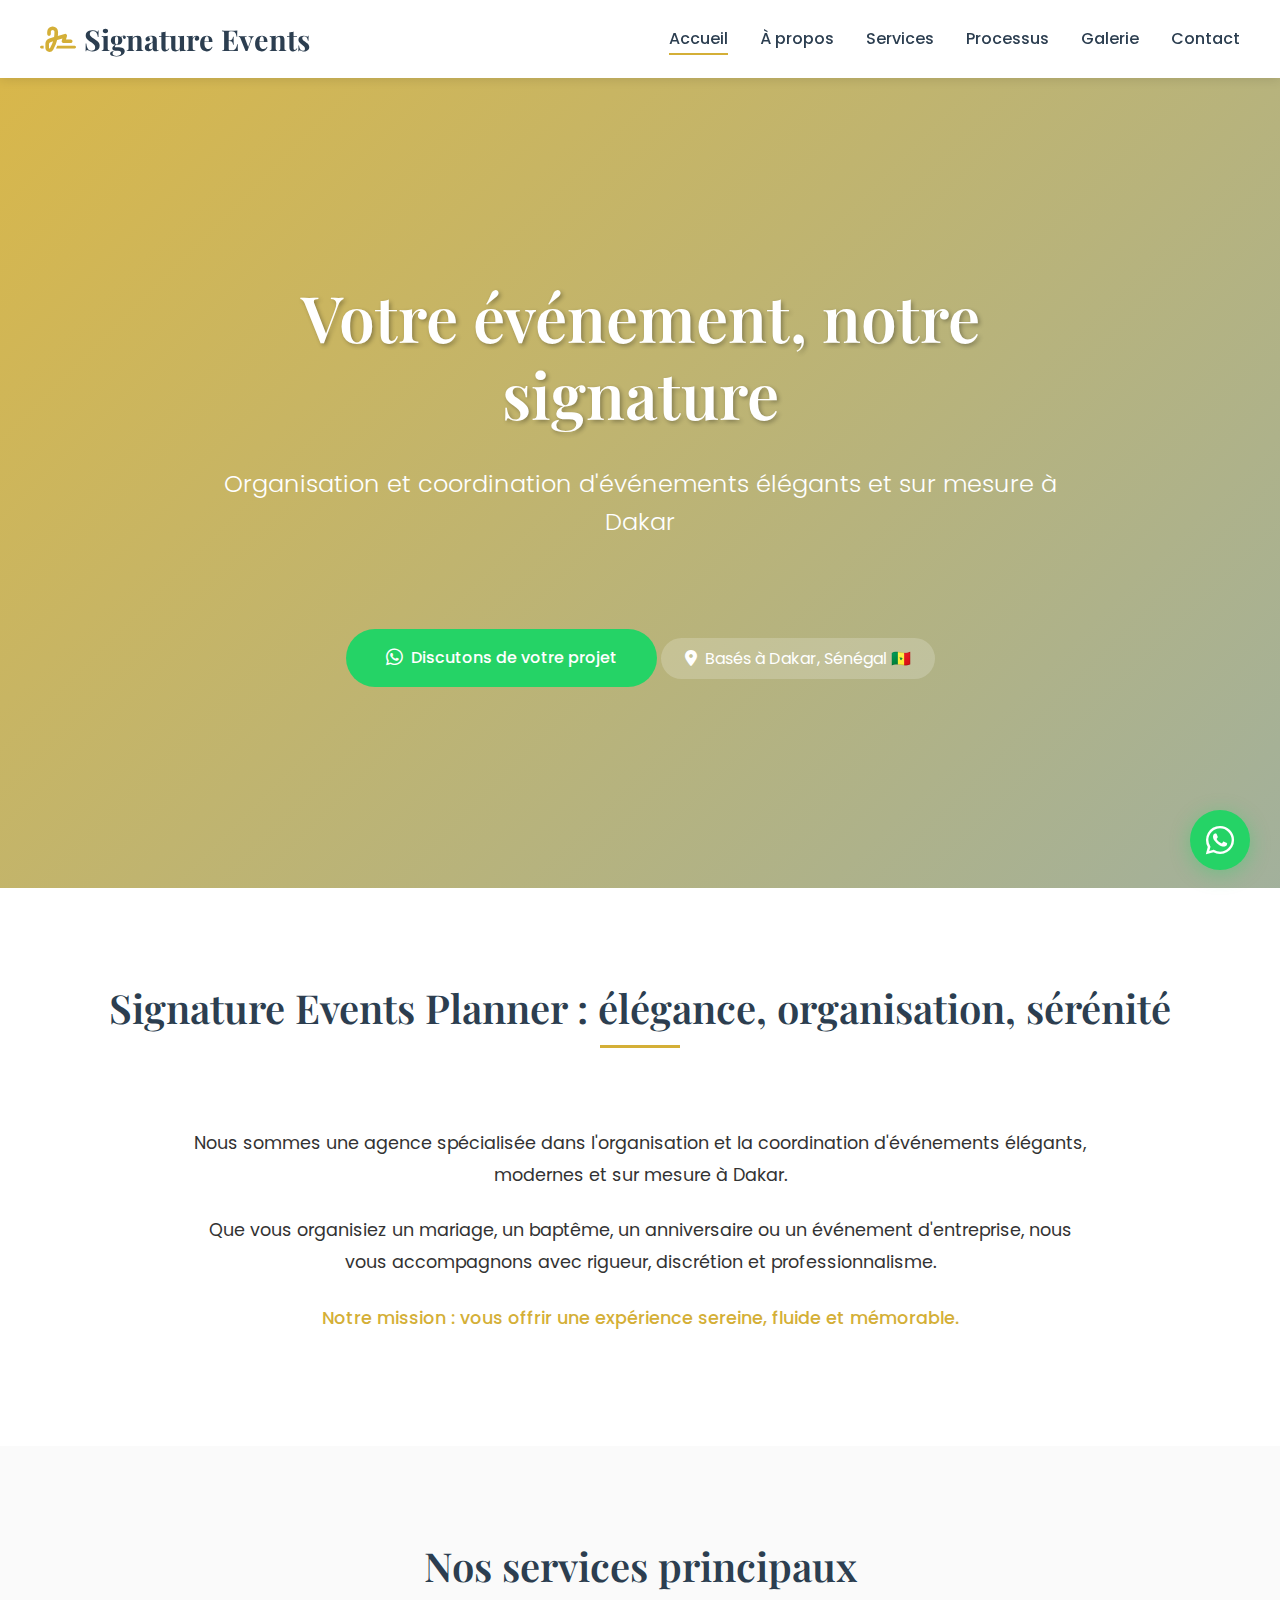
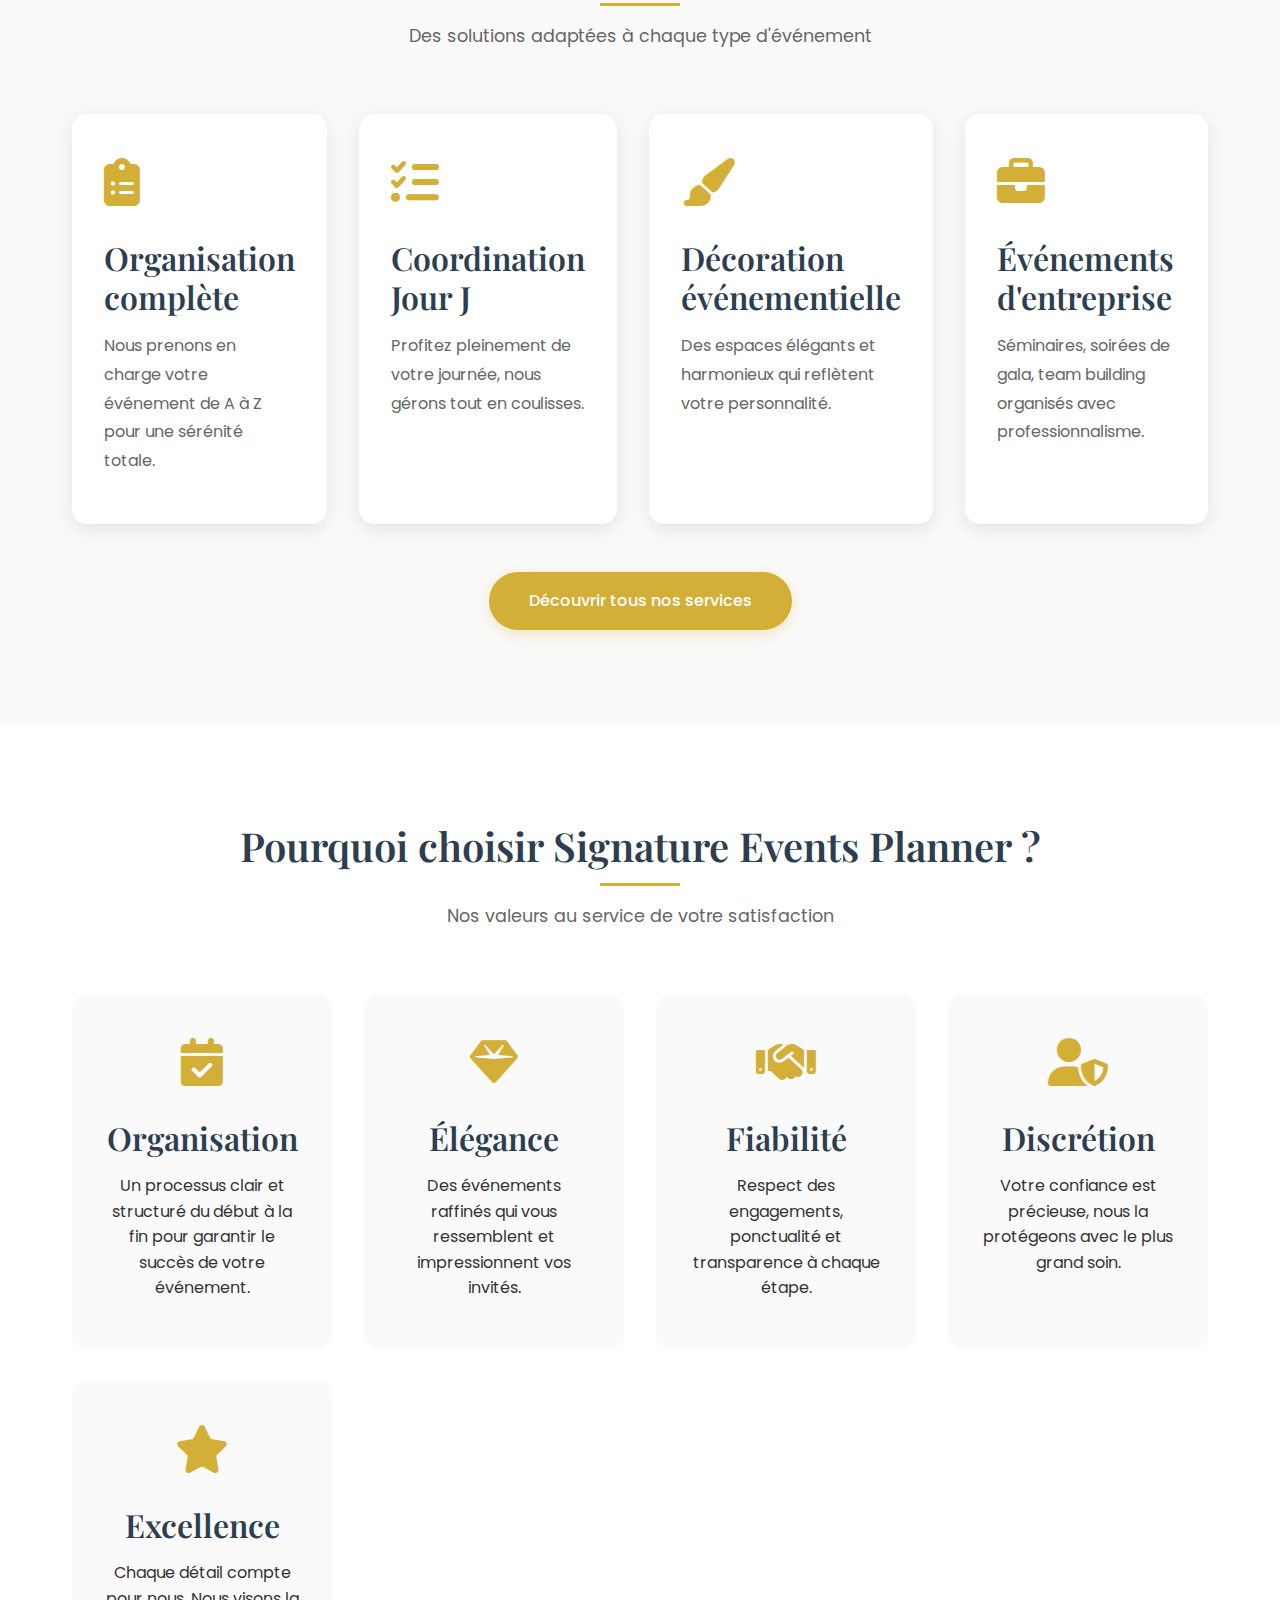
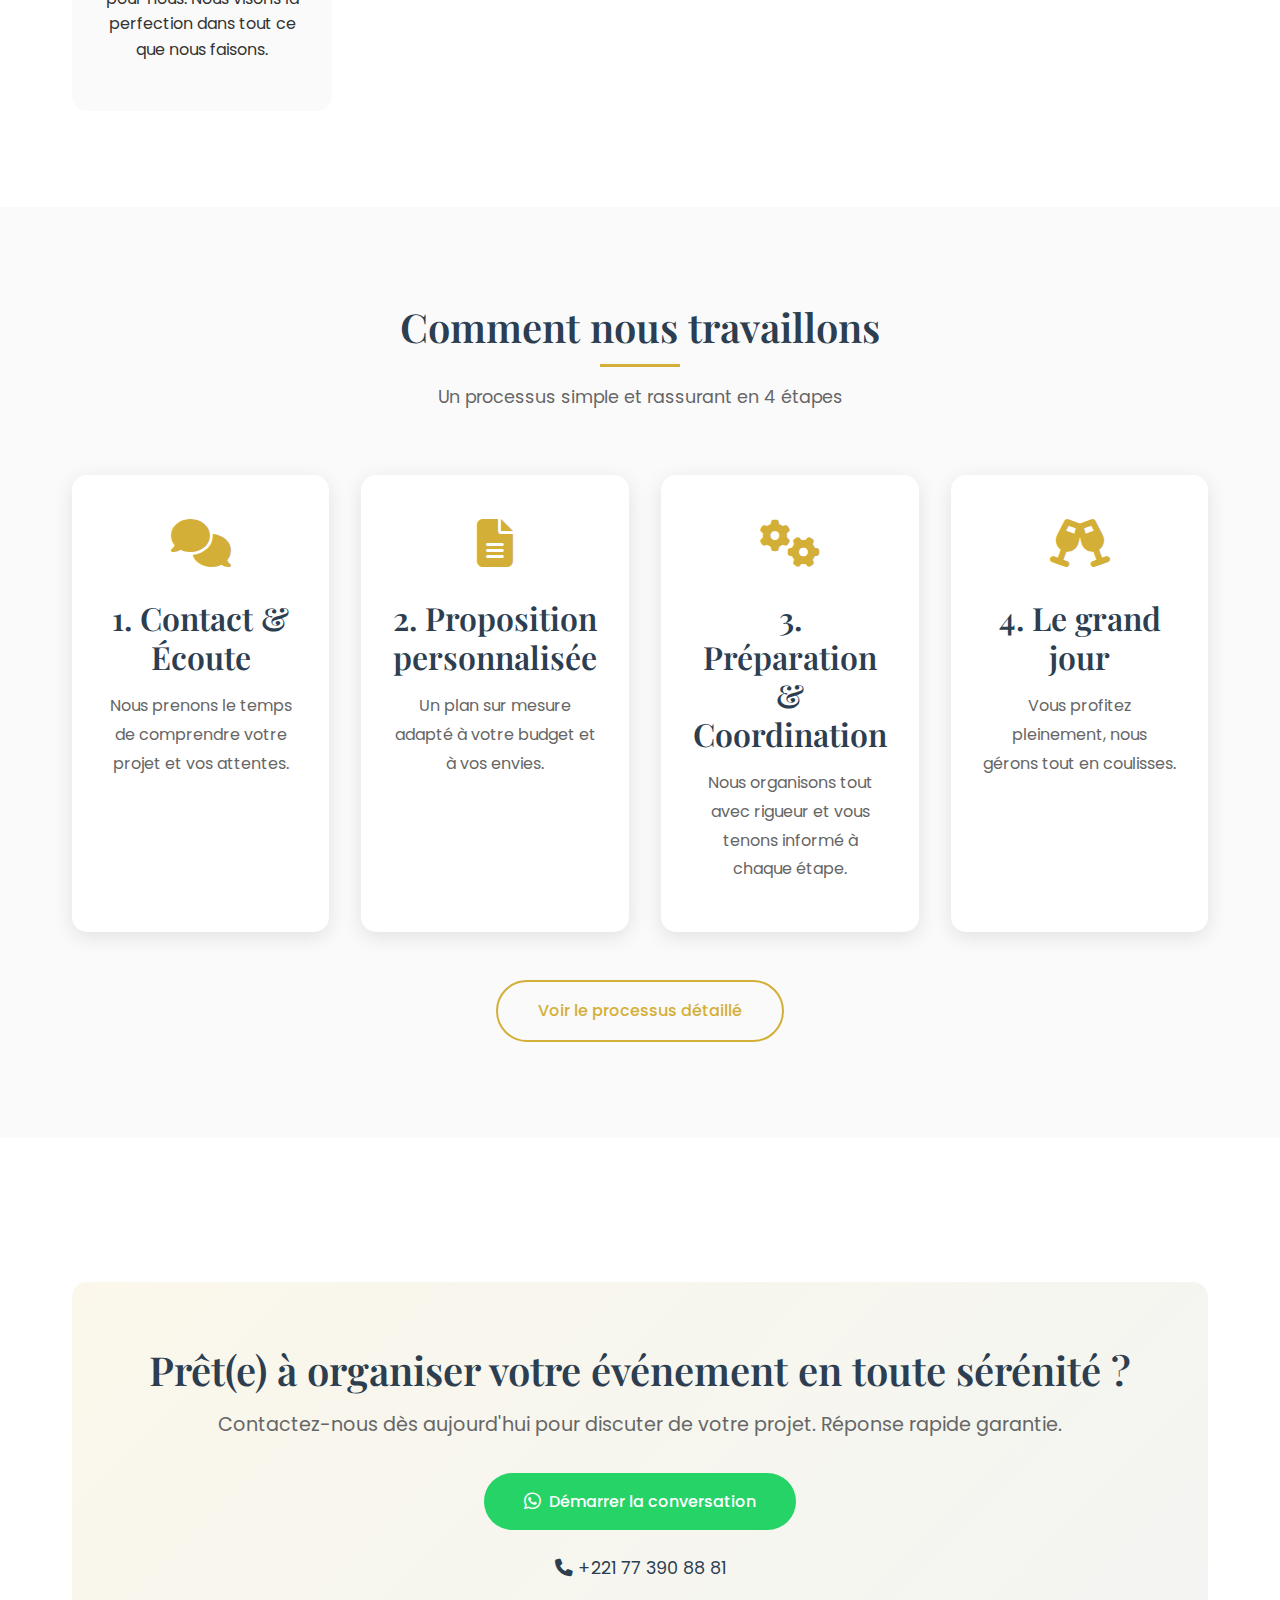
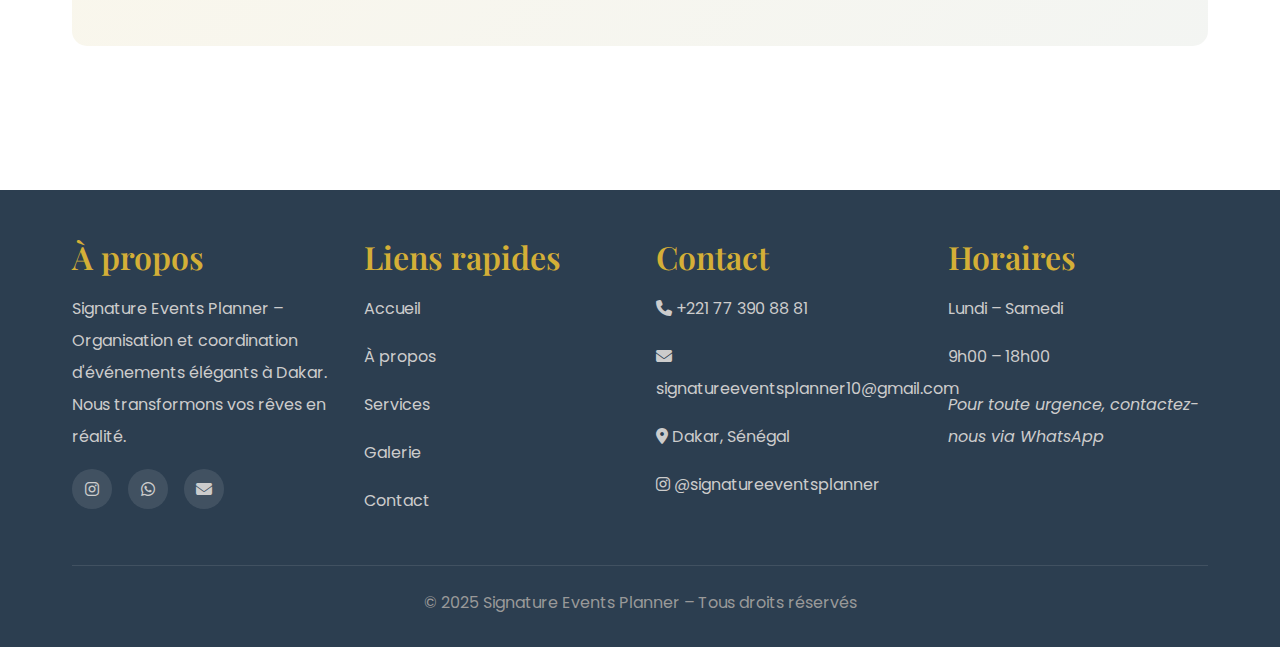
<file: index.html>
<!DOCTYPE html>
<html lang="fr">
<head>
    <meta charset="UTF-8">
    <meta name="viewport" content="width=device-width, initial-scale=1.0">
    <meta name="description" content="Signature Events Planner - Organisation et coordination d'événements élégants et sur mesure à Dakar, Sénégal. Mariages, baptêmes, anniversaires, événements d'entreprise.">
    <meta name="keywords" content="organisation événements Dakar, wedding planner Sénégal, coordination mariage, événements entreprise Dakar, décoration événementielle">
    <meta name="author" content="Signature Events Planner">
    
    <title>Signature Events Planner | Organisation d'événements élégants à Dakar</title>
    
    <!-- Fonts -->
    <link rel="preconnect" href="https://fonts.googleapis.com">
    <link rel="preconnect" href="https://fonts.gstatic.com" crossorigin>
    <link href="https://fonts.googleapis.com/css2?family=Playfair+Display:wght@400;500;600;700&family=Poppins:wght@300;400;500;600;700&display=swap" rel="stylesheet">
    
    <!-- Font Awesome -->
    <link rel="stylesheet" href="https://cdnjs.cloudflare.com/ajax/libs/font-awesome/6.4.0/css/all.min.css">
    
    <!-- Stylesheet -->
    <link rel="stylesheet" href="css/style.css">
</head>
<body>
    <!-- Header -->
    <header class="header">
        <nav class="navbar container">
            <a href="index.html" class="logo">
                <i class="fas fa-signature"></i>
                <span>Signature Events</span>
            </a>
            
            <ul class="nav-menu" id="navMenu">
                <li><a href="index.html" class="nav-link active">Accueil</a></li>
                <li><a href="about.html" class="nav-link">À propos</a></li>
                <li><a href="services.html" class="nav-link">Services</a></li>
                <li><a href="process.html" class="nav-link">Processus</a></li>
                <li><a href="gallery.html" class="nav-link">Galerie</a></li>
                <li><a href="contact.html" class="nav-link">Contact</a></li>
            </ul>
            
            <div class="menu-toggle" id="menuToggle">
                <i class="fas fa-bars"></i>
            </div>
        </nav>
    </header>

    <!-- Hero Section -->
    <section class="hero">
        <div class="hero-content">
            <h1 class="fade-in-up">Votre événement, notre signature</h1>
            <p class="hero-subtitle fade-in-up">Organisation et coordination d'événements élégants et sur mesure à Dakar</p>
            <a href="https://wa.me/221773908881" class="btn btn-whatsapp" target="_blank">
                <i class="fab fa-whatsapp"></i>
                Discutons de votre projet
            </a>
            <div class="hero-location">
                <i class="fas fa-map-marker-alt"></i>
                Basés à Dakar, Sénégal 🇸🇳
            </div>
        </div>
    </section>

    <!-- Présentation courte -->
    <section class="section">
        <div class="container">
            <div class="section-title">
                <h2>Signature Events Planner : élégance, organisation, sérénité</h2>
            </div>
            <div style="max-width: 900px; margin: 0 auto; text-align: center;">
                <p style="font-size: 1.1rem; line-height: 1.8; margin-bottom: 1.5rem;">
                    Nous sommes une agence spécialisée dans l'organisation et la coordination d'événements élégants, modernes et sur mesure à Dakar.
                </p>
                <p style="font-size: 1.1rem; line-height: 1.8; margin-bottom: 1.5rem;">
                    Que vous organisiez un mariage, un baptême, un anniversaire ou un événement d'entreprise, nous vous accompagnons avec rigueur, discrétion et professionnalisme.
                </p>
                <p style="font-size: 1.1rem; line-height: 1.8; font-weight: 500; color: var(--primary-color);">
                    Notre mission : vous offrir une expérience sereine, fluide et mémorable.
                </p>
            </div>
        </div>
    </section>

    <!-- Aperçu des services principaux -->
    <section class="section" style="background: var(--light-bg);">
        <div class="container">
            <div class="section-title">
                <h2>Nos services principaux</h2>
                <p class="section-subtitle">Des solutions adaptées à chaque type d'événement</p>
            </div>
            
            <div class="grid grid-4">
                <div class="card">
                    <div class="card-icon">
                        <i class="fas fa-clipboard-list"></i>
                    </div>
                    <h3>Organisation complète</h3>
                    <p>Nous prenons en charge votre événement de A à Z pour une sérénité totale.</p>
                </div>
                
                <div class="card">
                    <div class="card-icon">
                        <i class="fas fa-tasks"></i>
                    </div>
                    <h3>Coordination Jour J</h3>
                    <p>Profitez pleinement de votre journée, nous gérons tout en coulisses.</p>
                </div>
                
                <div class="card">
                    <div class="card-icon">
                        <i class="fas fa-paint-brush"></i>
                    </div>
                    <h3>Décoration événementielle</h3>
                    <p>Des espaces élégants et harmonieux qui reflètent votre personnalité.</p>
                </div>
                
                <div class="card">
                    <div class="card-icon">
                        <i class="fas fa-briefcase"></i>
                    </div>
                    <h3>Événements d'entreprise</h3>
                    <p>Séminaires, soirées de gala, team building organisés avec professionnalisme.</p>
                </div>
            </div>
            
            <div style="text-align: center; margin-top: 3rem;">
                <a href="services.html" class="btn btn-primary">Découvrir tous nos services</a>
            </div>
        </div>
    </section>

    <!-- Pourquoi choisir Signature Events Planner -->
    <section class="section">
        <div class="container">
            <div class="section-title">
                <h2>Pourquoi choisir Signature Events Planner ?</h2>
                <p class="section-subtitle">Nos valeurs au service de votre satisfaction</p>
            </div>
            
            <div class="values-grid">
                <div class="value-card">
                    <div class="value-icon">
                        <i class="fas fa-calendar-check"></i>
                    </div>
                    <h3>Organisation</h3>
                    <p>Un processus clair et structuré du début à la fin pour garantir le succès de votre événement.</p>
                </div>
                
                <div class="value-card">
                    <div class="value-icon">
                        <i class="fas fa-gem"></i>
                    </div>
                    <h3>Élégance</h3>
                    <p>Des événements raffinés qui vous ressemblent et impressionnent vos invités.</p>
                </div>
                
                <div class="value-card">
                    <div class="value-icon">
                        <i class="fas fa-handshake"></i>
                    </div>
                    <h3>Fiabilité</h3>
                    <p>Respect des engagements, ponctualité et transparence à chaque étape.</p>
                </div>
                
                <div class="value-card">
                    <div class="value-icon">
                        <i class="fas fa-user-shield"></i>
                    </div>
                    <h3>Discrétion</h3>
                    <p>Votre confiance est précieuse, nous la protégeons avec le plus grand soin.</p>
                </div>
                
                <div class="value-card">
                    <div class="value-icon">
                        <i class="fas fa-star"></i>
                    </div>
                    <h3>Excellence</h3>
                    <p>Chaque détail compte pour nous. Nous visons la perfection dans tout ce que nous faisons.</p>
                </div>
            </div>
        </div>
    </section>

    <!-- Aperçu du processus client -->
    <section class="section" style="background: var(--light-bg);">
        <div class="container">
            <div class="section-title">
                <h2>Comment nous travaillons</h2>
                <p class="section-subtitle">Un processus simple et rassurant en 4 étapes</p>
            </div>
            
            <div class="grid grid-4">
                <div class="card text-center">
                    <div class="card-icon">
                        <i class="fas fa-comments"></i>
                    </div>
                    <h3>1. Contact & Écoute</h3>
                    <p>Nous prenons le temps de comprendre votre projet et vos attentes.</p>
                </div>
                
                <div class="card text-center">
                    <div class="card-icon">
                        <i class="fas fa-file-alt"></i>
                    </div>
                    <h3>2. Proposition personnalisée</h3>
                    <p>Un plan sur mesure adapté à votre budget et à vos envies.</p>
                </div>
                
                <div class="card text-center">
                    <div class="card-icon">
                        <i class="fas fa-cogs"></i>
                    </div>
                    <h3>3. Préparation & Coordination</h3>
                    <p>Nous organisons tout avec rigueur et vous tenons informé à chaque étape.</p>
                </div>
                
                <div class="card text-center">
                    <div class="card-icon">
                        <i class="fas fa-champagne-glasses"></i>
                    </div>
                    <h3>4. Le grand jour</h3>
                    <p>Vous profitez pleinement, nous gérons tout en coulisses.</p>
                </div>
            </div>
            
            <div style="text-align: center; margin-top: 3rem;">
                <a href="process.html" class="btn btn-outline">Voir le processus détaillé</a>
            </div>
        </div>
    </section>

    <!-- Call to Action final -->
    <section class="section">
        <div class="container">
            <div class="cta-section">
                <h2>Prêt(e) à organiser votre événement en toute sérénité ?</h2>
                <p>Contactez-nous dès aujourd'hui pour discuter de votre projet. Réponse rapide garantie.</p>
                <a href="https://wa.me/221773908881" class="btn btn-whatsapp" target="_blank">
                    <i class="fab fa-whatsapp"></i>
                    Démarrer la conversation
                </a>
                <div style="margin-top: 1.5rem; font-size: 1.1rem; color: var(--dark-color);">
                    <i class="fas fa-phone"></i> +221 77 390 88 81
                </div>
            </div>
        </div>
    </section>

    <!-- Footer -->
    <footer class="footer">
        <div class="container">
            <div class="footer-content">
                <div class="footer-section">
                    <h3>À propos</h3>
                    <p>Signature Events Planner – Organisation et coordination d'événements élégants à Dakar. Nous transformons vos rêves en réalité.</p>
                    <div class="social-links">
                        <a href="https://instagram.com/signatureeventsplanner" target="_blank">
                            <i class="fab fa-instagram"></i>
                        </a>
                        <a href="https://wa.me/221773908881" target="_blank">
                            <i class="fab fa-whatsapp"></i>
                        </a>
                        <a href="mailto:signatureeventsplanner10@gmail.com">
                            <i class="fas fa-envelope"></i>
                        </a>
                    </div>
                </div>
                
                <div class="footer-section">
                    <h3>Liens rapides</h3>
                    <p><a href="index.html">Accueil</a></p>
                    <p><a href="about.html">À propos</a></p>
                    <p><a href="services.html">Services</a></p>
                    <p><a href="gallery.html">Galerie</a></p>
                    <p><a href="contact.html">Contact</a></p>
                </div>
                
                <div class="footer-section">
                    <h3>Contact</h3>
                    <p><i class="fas fa-phone"></i> +221 77 390 88 81</p>
                    <p><i class="fas fa-envelope"></i> signatureeventsplanner10@gmail.com</p>
                    <p><i class="fas fa-map-marker-alt"></i> Dakar, Sénégal</p>
                    <p><i class="fab fa-instagram"></i> @signatureeventsplanner</p>
                </div>
                
                <div class="footer-section">
                    <h3>Horaires</h3>
                    <p>Lundi – Samedi</p>
                    <p>9h00 – 18h00</p>
                    <p style="margin-top: 1rem; font-style: italic;">Pour toute urgence, contactez-nous via WhatsApp</p>
                </div>
            </div>
            
            <div class="footer-bottom">
                <p>&copy; 2025 Signature Events Planner – Tous droits réservés</p>
            </div>
        </div>
    </footer>

    <!-- Bouton WhatsApp Flottant -->
    <a href="https://wa.me/221773908881" class="whatsapp-float" target="_blank" aria-label="Contactez-nous sur WhatsApp">
        <i class="fab fa-whatsapp"></i>
    </a>

    <!-- JavaScript -->
    <script src="js/main.js"></script>
</body>
</html>
</file>
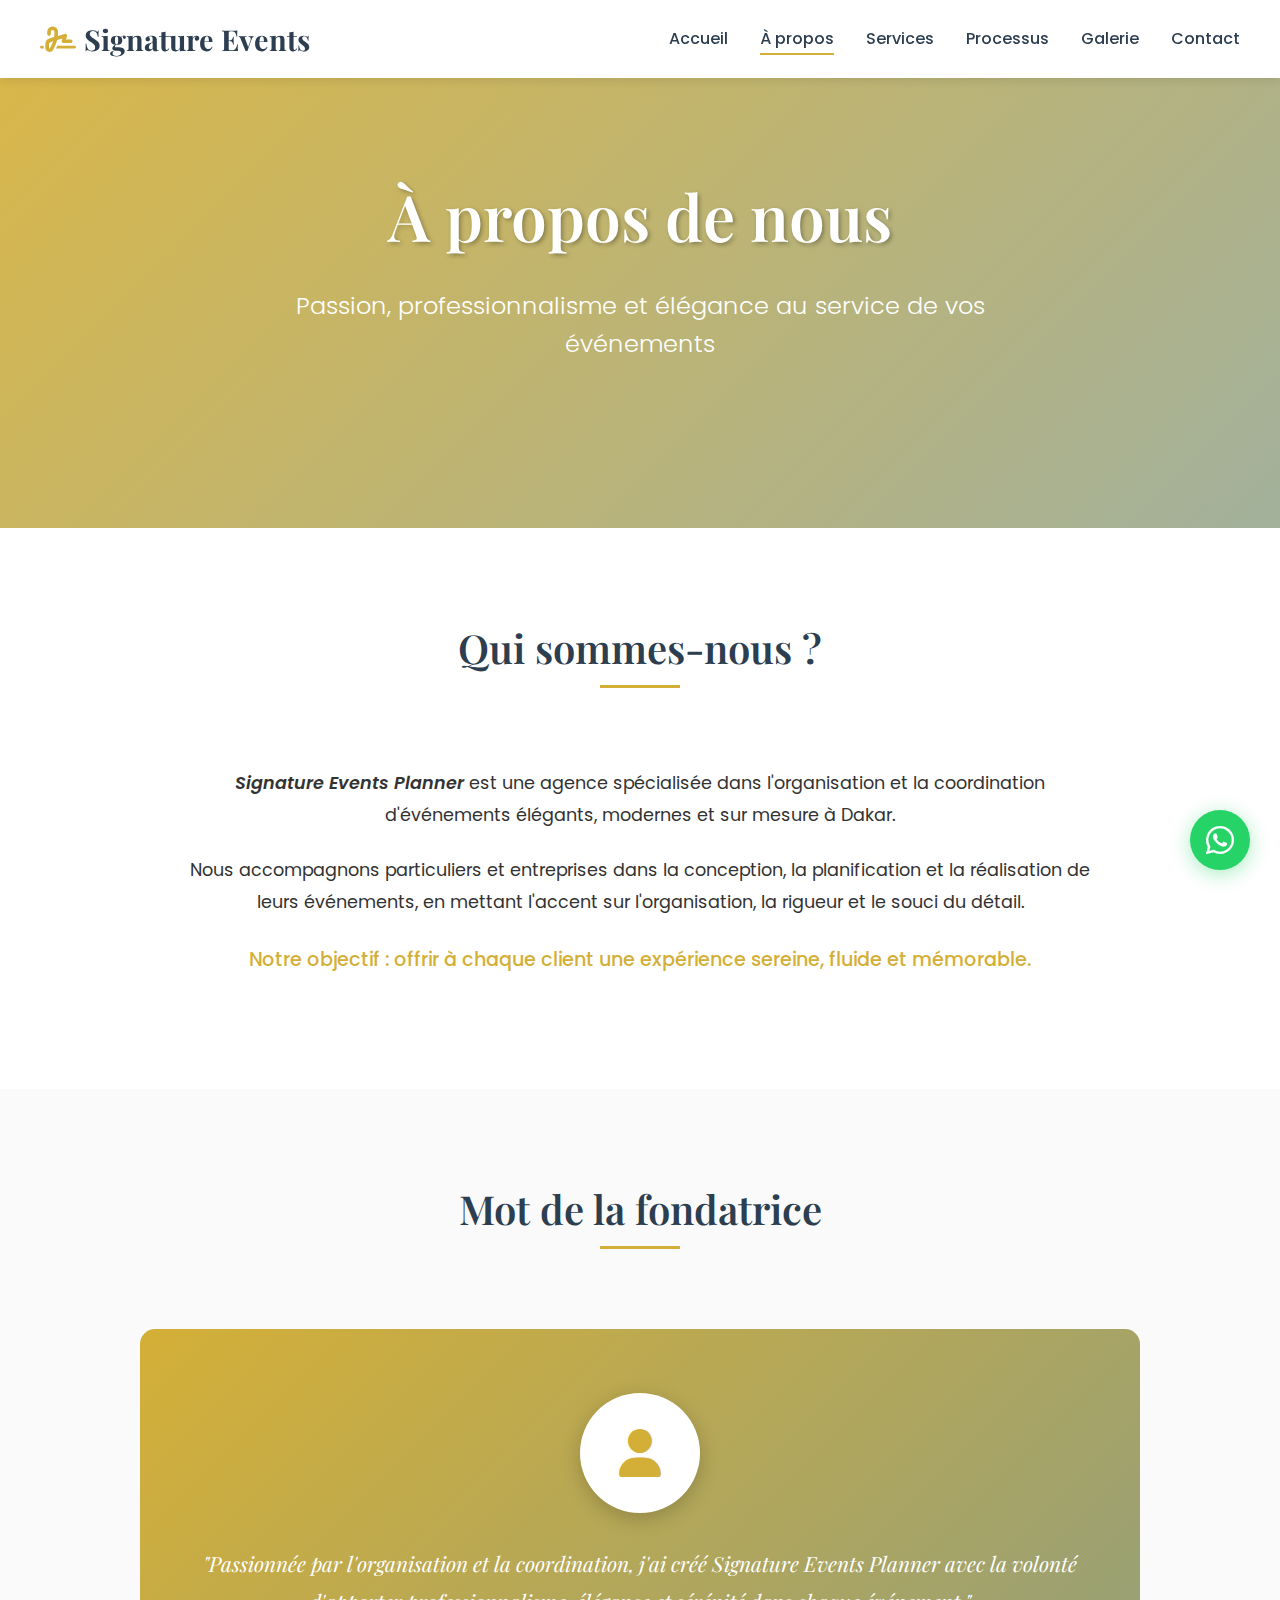
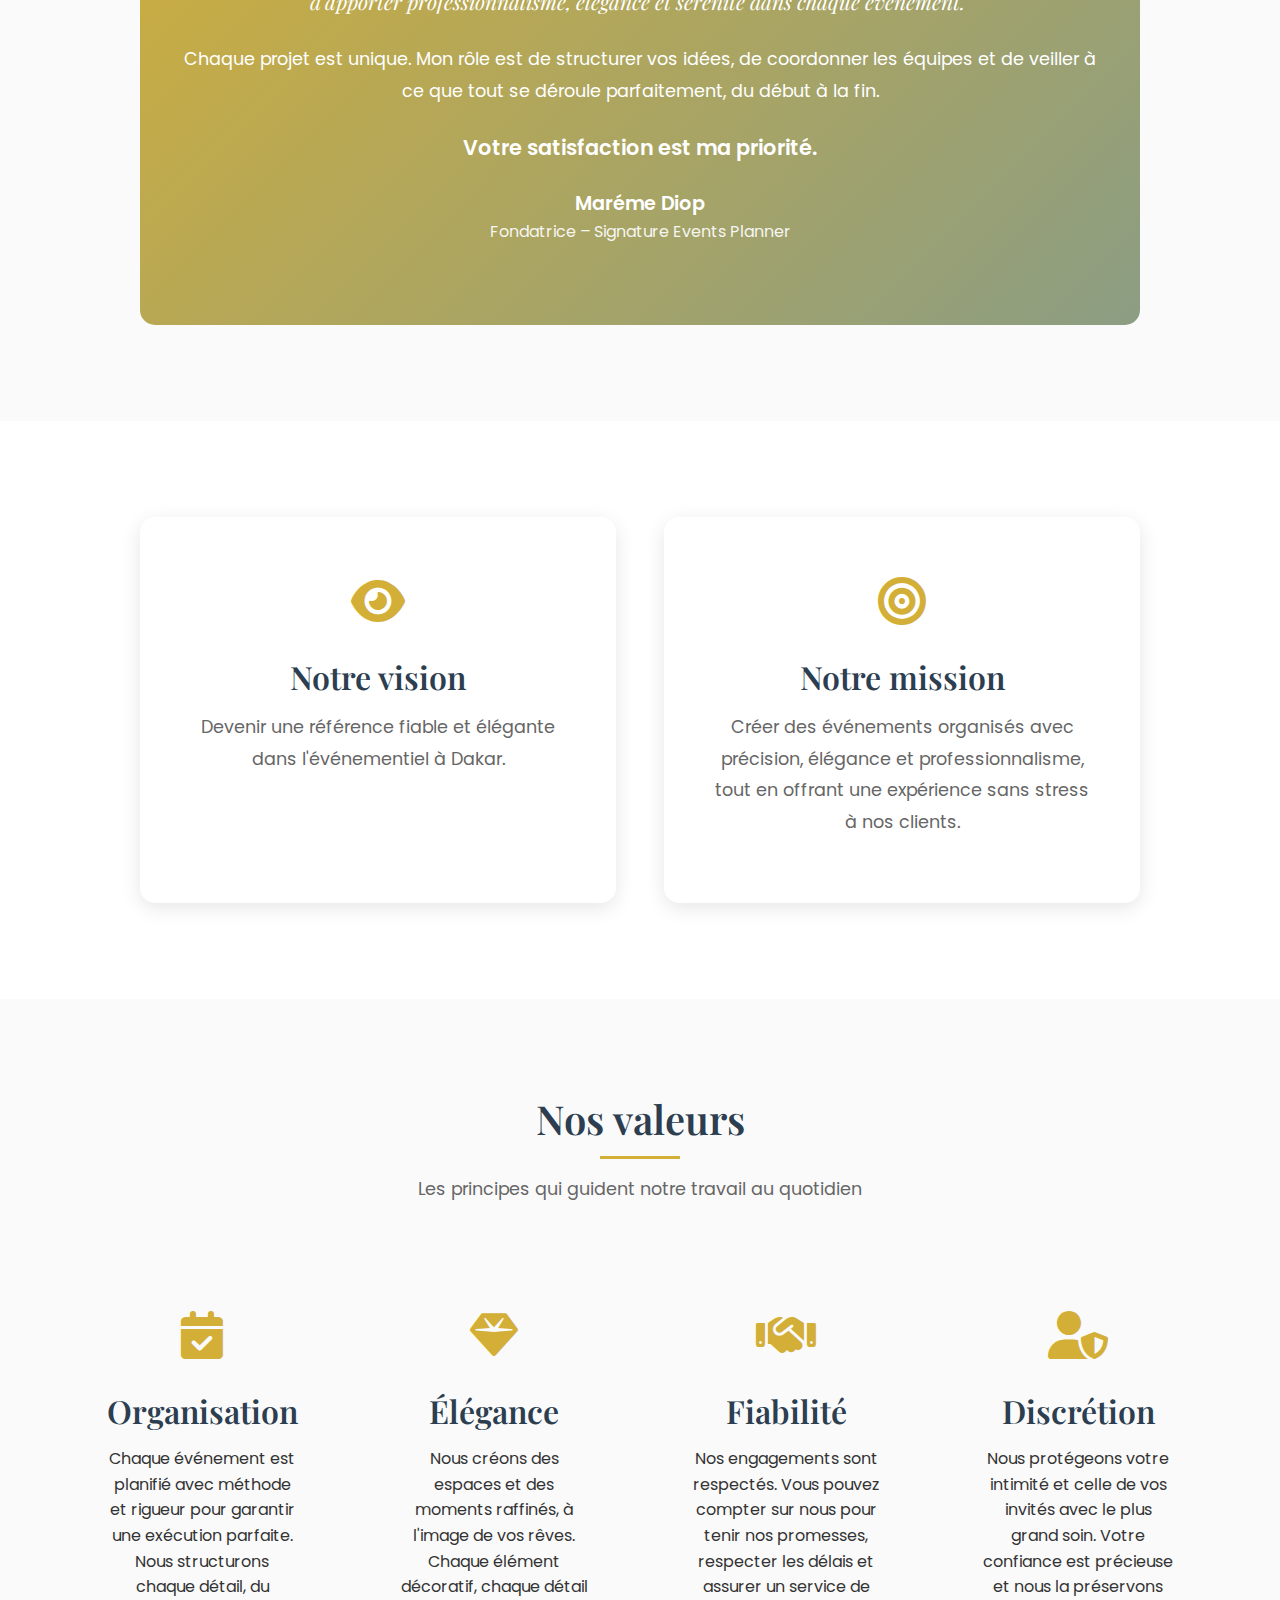
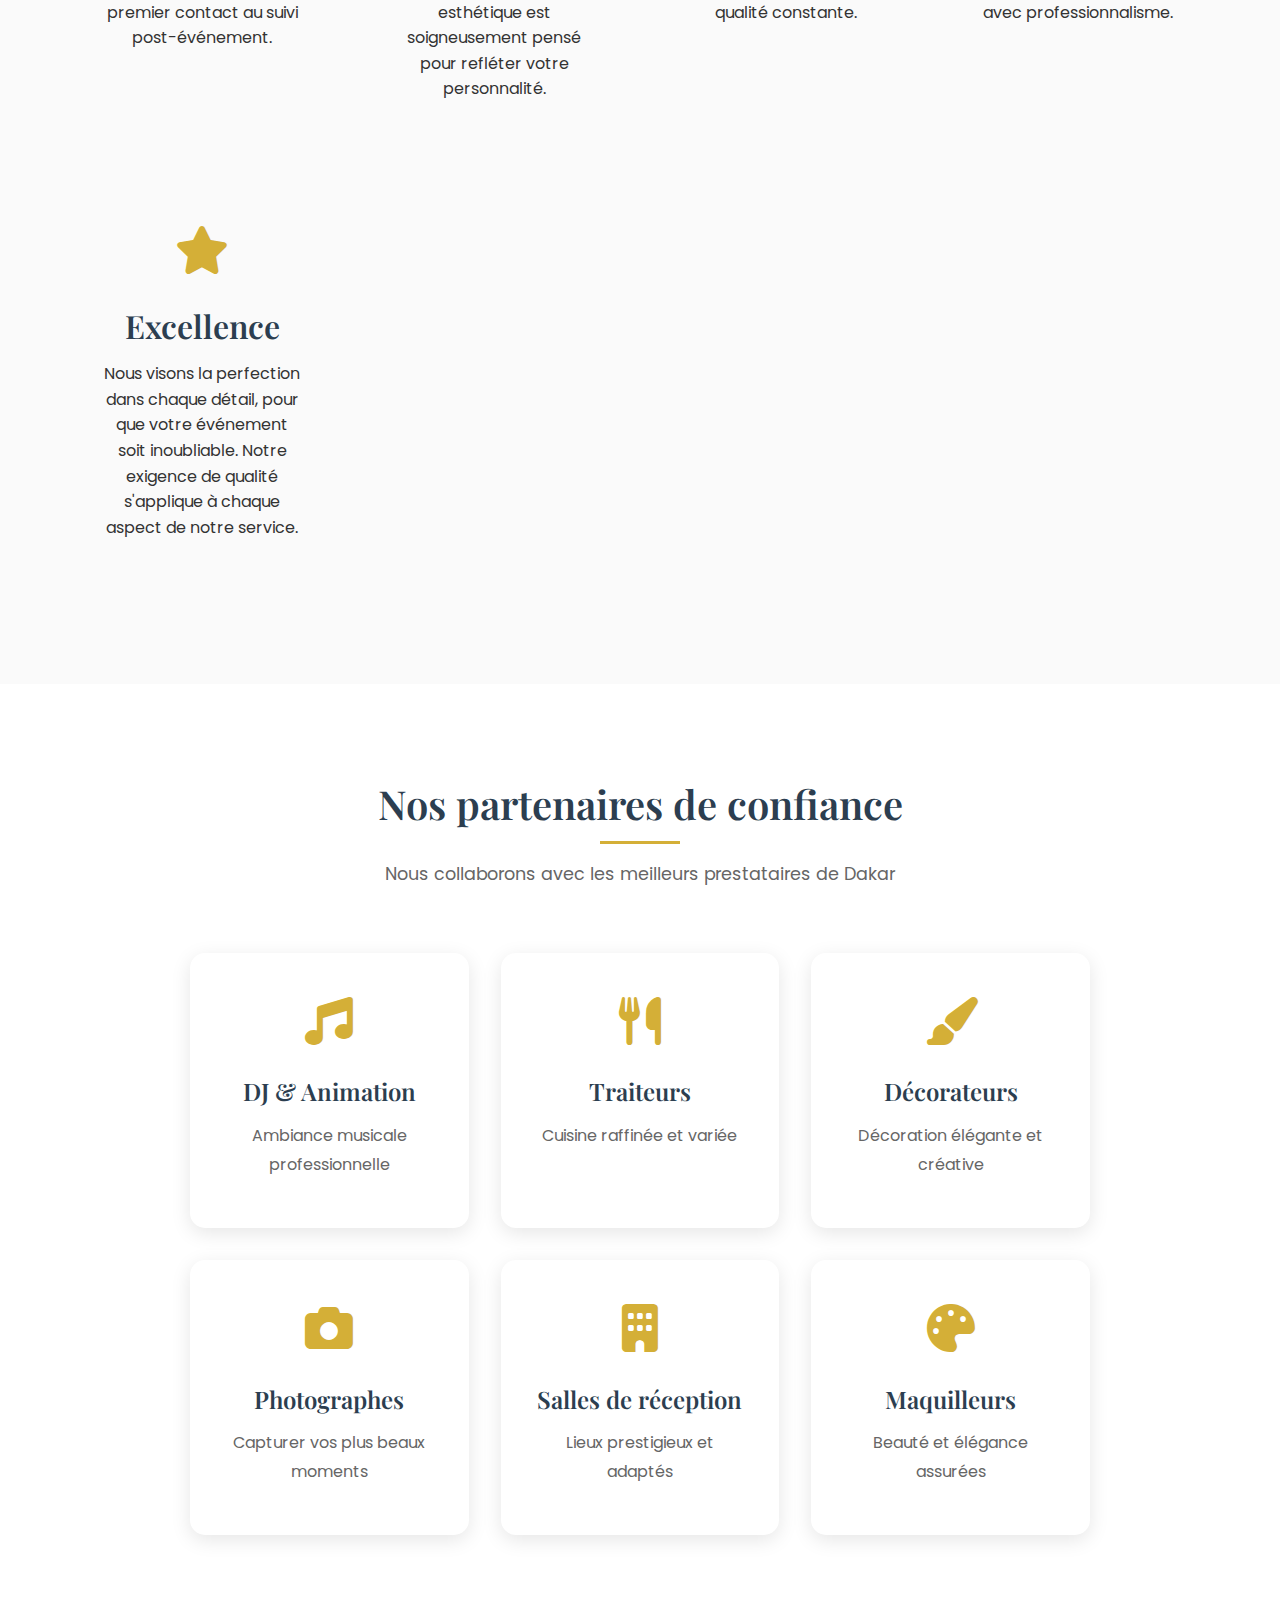
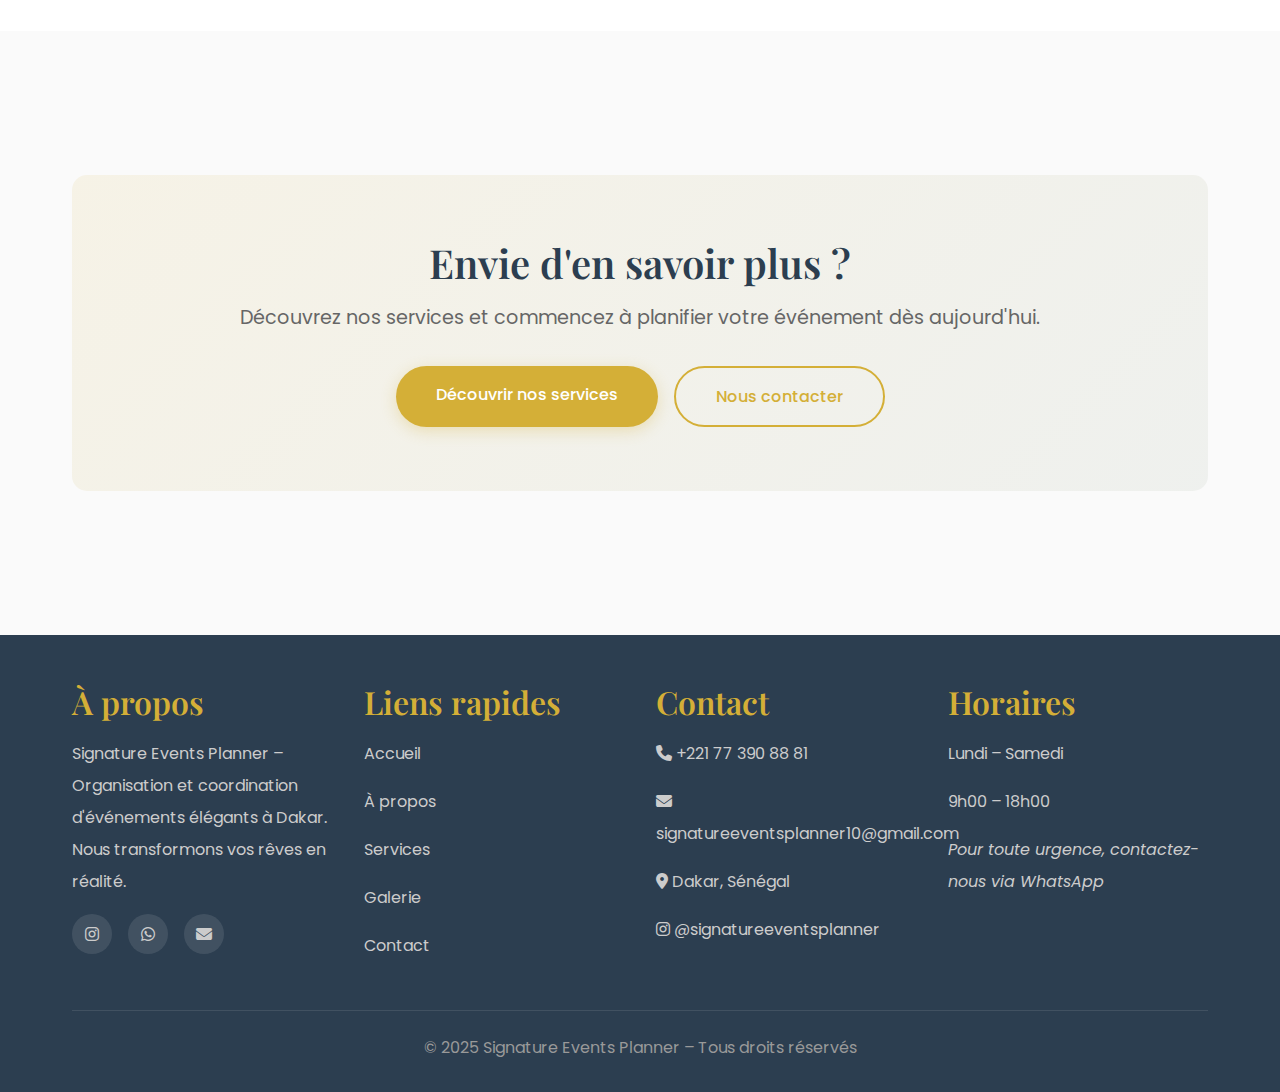
<file: about.html>
<!DOCTYPE html>
<html lang="fr">
<head>
    <meta charset="UTF-8">
    <meta name="viewport" content="width=device-width, initial-scale=1.0">
    <meta name="description" content="Découvrez Signature Events Planner - Notre histoire, notre vision et nos valeurs. Organisation d'événements élégants à Dakar par Maréme Diop.">
    <meta name="keywords" content="à propos signature events, wedding planner Dakar, Maréme Diop, événements Sénégal">
    <title>À propos | Signature Events Planner Dakar</title>
    
    <!-- Fonts -->
    <link rel="preconnect" href="https://fonts.googleapis.com">
    <link rel="preconnect" href="https://fonts.gstatic.com" crossorigin>
    <link href="https://fonts.googleapis.com/css2?family=Playfair+Display:wght@400;500;600;700&family=Poppins:wght@300;400;500;600;700&display=swap" rel="stylesheet">
    
    <!-- Font Awesome -->
    <link rel="stylesheet" href="https://cdnjs.cloudflare.com/ajax/libs/font-awesome/6.4.0/css/all.min.css">
    
    <!-- Stylesheet -->
    <link rel="stylesheet" href="css/style.css">
</head>
<body>
    <!-- Header -->
    <header class="header">
        <nav class="navbar container">
            <a href="index.html" class="logo">
                <i class="fas fa-signature"></i>
                <span>Signature Events</span>
            </a>
            
            <ul class="nav-menu" id="navMenu">
                <li><a href="index.html" class="nav-link">Accueil</a></li>
                <li><a href="about.html" class="nav-link active">À propos</a></li>
                <li><a href="services.html" class="nav-link">Services</a></li>
                <li><a href="process.html" class="nav-link">Processus</a></li>
                <li><a href="gallery.html" class="nav-link">Galerie</a></li>
                <li><a href="contact.html" class="nav-link">Contact</a></li>
            </ul>
            
            <div class="menu-toggle" id="menuToggle">
                <i class="fas fa-bars"></i>
            </div>
        </nav>
    </header>

    <!-- Page Header -->
    <section class="hero" style="min-height: 50vh;">
        <div class="hero-content">
            <h1 class="fade-in-up">À propos de nous</h1>
            <p class="hero-subtitle fade-in-up">Passion, professionnalisme et élégance au service de vos événements</p>
        </div>
    </section>

    <!-- Présentation de l'agence -->
    <section class="section">
        <div class="container">
            <div class="section-title">
                <h2>Qui sommes-nous ?</h2>
            </div>
            
            <div style="max-width: 900px; margin: 0 auto;">
                <p style="font-size: 1.1rem; line-height: 1.8; text-align: center; margin-bottom: 1.5rem;">
                    <strong>Signature Events Planner</strong> est une agence spécialisée dans l'organisation et la coordination d'événements élégants, modernes et sur mesure à Dakar.
                </p>
                
                <p style="font-size: 1.1rem; line-height: 1.8; text-align: center; margin-bottom: 1.5rem;">
                    Nous accompagnons particuliers et entreprises dans la conception, la planification et la réalisation de leurs événements, en mettant l'accent sur l'organisation, la rigueur et le souci du détail.
                </p>
                
                <p style="font-size: 1.2rem; line-height: 1.8; text-align: center; font-weight: 500; color: var(--primary-color);">
                    Notre objectif : offrir à chaque client une expérience sereine, fluide et mémorable.
                </p>
            </div>
        </div>
    </section>

    <!-- Mot de la fondatrice -->
     <!-- Ajout d'image -->
    <section class="section" style="background: var(--light-bg);">
        <div class="container">
            <div class="section-title">
                <h2>Mot de la fondatrice</h2>
            </div>
            
            <div class="quote-section" style="background: linear-gradient(135deg, var(--primary-color), var(--accent-color)); color: var(--white); max-width: 1000px; margin: 0 auto;">
                <div style="display: flex; align-items: center; justify-content: center; margin-bottom: 2rem;">
                    <div style="width: 120px; height: 120px; border-radius: 50%; background: var(--white); display: flex; align-items: center; justify-content: center; box-shadow: 0 5px 20px rgba(0,0,0,0.2);">
                        <i class="fas fa-user" style="font-size: 3rem; color: var(--primary-color);"></i>
                    </div>
                </div>
                
                <blockquote style="font-size: 1.3rem; line-height: 1.8; margin-bottom: 1.5rem;">
                    "Passionnée par l'organisation et la coordination, j'ai créé Signature Events Planner avec la volonté d'apporter professionnalisme, élégance et sérénité dans chaque événement."
                </blockquote>
                
                <p style="font-size: 1.1rem; line-height: 1.8; margin-bottom: 1.5rem;">
                    Chaque projet est unique. Mon rôle est de structurer vos idées, de coordonner les équipes et de veiller à ce que tout se déroule parfaitement, du début à la fin.
                </p>
                
                <p style="font-size: 1.3rem; font-weight: 600; margin-bottom: 1.5rem;">
                    Votre satisfaction est ma priorité.
                </p>
                
                <div class="quote-author" style="font-size: 1.2rem; font-weight: 600;">
                    Maréme Diop
                </div>
                <p style="font-size: 1rem; opacity: 0.9;">
                    Fondatrice – Signature Events Planner
                </p>
            </div>
        </div>
    </section>

    <!-- Vision & Mission -->
    <section class="section">
        <div class="container">
            <div class="grid grid-2" style="gap: 3rem; max-width: 1000px; margin: 0 auto;">
                <div class="card" style="text-align: center; padding: 3rem;">
                    <div class="card-icon">
                        <i class="fas fa-eye"></i>
                    </div>
                    <h3>Notre vision</h3>
                    <p style="font-size: 1.1rem; line-height: 1.8;">
                        Devenir une référence fiable et élégante dans l'événementiel à Dakar.
                    </p>
                </div>
                
                <div class="card" style="text-align: center; padding: 3rem;">
                    <div class="card-icon">
                        <i class="fas fa-bullseye"></i>
                    </div>
                    <h3>Notre mission</h3>
                    <p style="font-size: 1.1rem; line-height: 1.8;">
                        Créer des événements organisés avec précision, élégance et professionnalisme, tout en offrant une expérience sans stress à nos clients.
                    </p>
                </div>
            </div>
        </div>
    </section>

    <!-- Nos valeurs -->
    <section class="section" style="background: var(--light-bg);">
        <div class="container">
            <div class="section-title">
                <h2>Nos valeurs</h2>
                <p class="section-subtitle">Les principes qui guident notre travail au quotidien</p>
            </div>
            
            <div class="values-grid">
                <div class="value-card">
                    <div class="value-icon">
                        <i class="fas fa-calendar-check"></i>
                    </div>
                    <h3>Organisation</h3>
                    <p>Chaque événement est planifié avec méthode et rigueur pour garantir une exécution parfaite. Nous structurons chaque détail, du premier contact au suivi post-événement.</p>
                </div>
                
                <div class="value-card">
                    <div class="value-icon">
                        <i class="fas fa-gem"></i>
                    </div>
                    <h3>Élégance</h3>
                    <p>Nous créons des espaces et des moments raffinés, à l'image de vos rêves. Chaque élément décoratif, chaque détail esthétique est soigneusement pensé pour refléter votre personnalité.</p>
                </div>
                
                <div class="value-card">
                    <div class="value-icon">
                        <i class="fas fa-handshake"></i>
                    </div>
                    <h3>Fiabilité</h3>
                    <p>Nos engagements sont respectés. Vous pouvez compter sur nous pour tenir nos promesses, respecter les délais et assurer un service de qualité constante.</p>
                </div>
                
                <div class="value-card">
                    <div class="value-icon">
                        <i class="fas fa-user-shield"></i>
                    </div>
                    <h3>Discrétion</h3>
                    <p>Nous protégeons votre intimité et celle de vos invités avec le plus grand soin. Votre confiance est précieuse et nous la préservons avec professionnalisme.</p>
                </div>
                
                <div class="value-card">
                    <div class="value-icon">
                        <i class="fas fa-star"></i>
                    </div>
                    <h3>Excellence</h3>
                    <p>Nous visons la perfection dans chaque détail, pour que votre événement soit inoubliable. Notre exigence de qualité s'applique à chaque aspect de notre service.</p>
                </div>
            </div>
        </div>
    </section>

    <!-- Partenaires -->
    <section class="section">
        <div class="container">
            <div class="section-title">
                <h2>Nos partenaires de confiance</h2>
                <p class="section-subtitle">Nous collaborons avec les meilleurs prestataires de Dakar</p>
            </div>
            
            <div class="grid grid-3" style="max-width: 900px; margin: 0 auto;">
                <div class="card text-center">
                    <div class="card-icon">
                        <i class="fas fa-music"></i>
                    </div>
                    <h4>DJ & Animation</h4>
                    <p>Ambiance musicale professionnelle</p>
                </div>
                
                <div class="card text-center">
                    <div class="card-icon">
                        <i class="fas fa-utensils"></i>
                    </div>
                    <h4>Traiteurs</h4>
                    <p>Cuisine raffinée et variée</p>
                </div>
                
                <div class="card text-center">
                    <div class="card-icon">
                        <i class="fas fa-paint-brush"></i>
                    </div>
                    <h4>Décorateurs</h4>
                    <p>Décoration élégante et créative</p>
                </div>
                
                <div class="card text-center">
                    <div class="card-icon">
                        <i class="fas fa-camera"></i>
                    </div>
                    <h4>Photographes</h4>
                    <p>Capturer vos plus beaux moments</p>
                </div>
                
                <div class="card text-center">
                    <div class="card-icon">
                        <i class="fas fa-building"></i>
                    </div>
                    <h4>Salles de réception</h4>
                    <p>Lieux prestigieux et adaptés</p>
                </div>
                
                <div class="card text-center">
                    <div class="card-icon">
                        <i class="fas fa-palette"></i>
                    </div>
                    <h4>Maquilleurs</h4>
                    <p>Beauté et élégance assurées</p>
                </div>
            </div>
        </div>
    </section>

    <!-- Call to Action -->
    <section class="section" style="background: var(--light-bg);">
        <div class="container">
            <div class="cta-section">
                <h2>Envie d'en savoir plus ?</h2>
                <p>Découvrez nos services et commencez à planifier votre événement dès aujourd'hui.</p>
                <div style="display: flex; gap: 1rem; justify-content: center; flex-wrap: wrap;">
                    <a href="services.html" class="btn btn-primary">Découvrir nos services</a>
                    <a href="contact.html" class="btn btn-outline">Nous contacter</a>
                </div>
            </div>
        </div>
    </section>

    <!-- Footer -->
    <footer class="footer">
        <div class="container">
            <div class="footer-content">
                <div class="footer-section">
                    <h3>À propos</h3>
                    <p>Signature Events Planner – Organisation et coordination d'événements élégants à Dakar. Nous transformons vos rêves en réalité.</p>
                    <div class="social-links">
                        <a href="https://instagram.com/signatureeventsplanner" target="_blank">
                            <i class="fab fa-instagram"></i>
                        </a>
                        <a href="https://wa.me/221773908881" target="_blank">
                            <i class="fab fa-whatsapp"></i>
                        </a>
                        <a href="mailto:signatureeventsplanner10@gmail.com">
                            <i class="fas fa-envelope"></i>
                        </a>
                    </div>
                </div>
                
                <div class="footer-section">
                    <h3>Liens rapides</h3>
                    <p><a href="index.html">Accueil</a></p>
                    <p><a href="about.html">À propos</a></p>
                    <p><a href="services.html">Services</a></p>
                    <p><a href="gallery.html">Galerie</a></p>
                    <p><a href="contact.html">Contact</a></p>
                </div>
                
                <div class="footer-section">
                    <h3>Contact</h3>
                    <p><i class="fas fa-phone"></i> +221 77 390 88 81</p>
                    <p><i class="fas fa-envelope"></i> signatureeventsplanner10@gmail.com</p>
                    <p><i class="fas fa-map-marker-alt"></i> Dakar, Sénégal</p>
                    <p><i class="fab fa-instagram"></i> @signatureeventsplanner</p>
                </div>
                
                <div class="footer-section">
                    <h3>Horaires</h3>
                    <p>Lundi – Samedi</p>
                    <p>9h00 – 18h00</p>
                    <p style="margin-top: 1rem; font-style: italic;">Pour toute urgence, contactez-nous via WhatsApp</p>
                </div>
            </div>
            
            <div class="footer-bottom">
                <p>&copy; 2025 Signature Events Planner – Tous droits réservés</p>
            </div>
        </div>
    </footer>

    <!-- Bouton WhatsApp Flottant -->
    <a href="https://wa.me/221773908881" class="whatsapp-float" target="_blank" aria-label="Contactez-nous sur WhatsApp">
        <i class="fab fa-whatsapp"></i>
    </a>

    <!-- JavaScript -->
    <script src="js/main.js"></script>
</body>
</html>
</file>
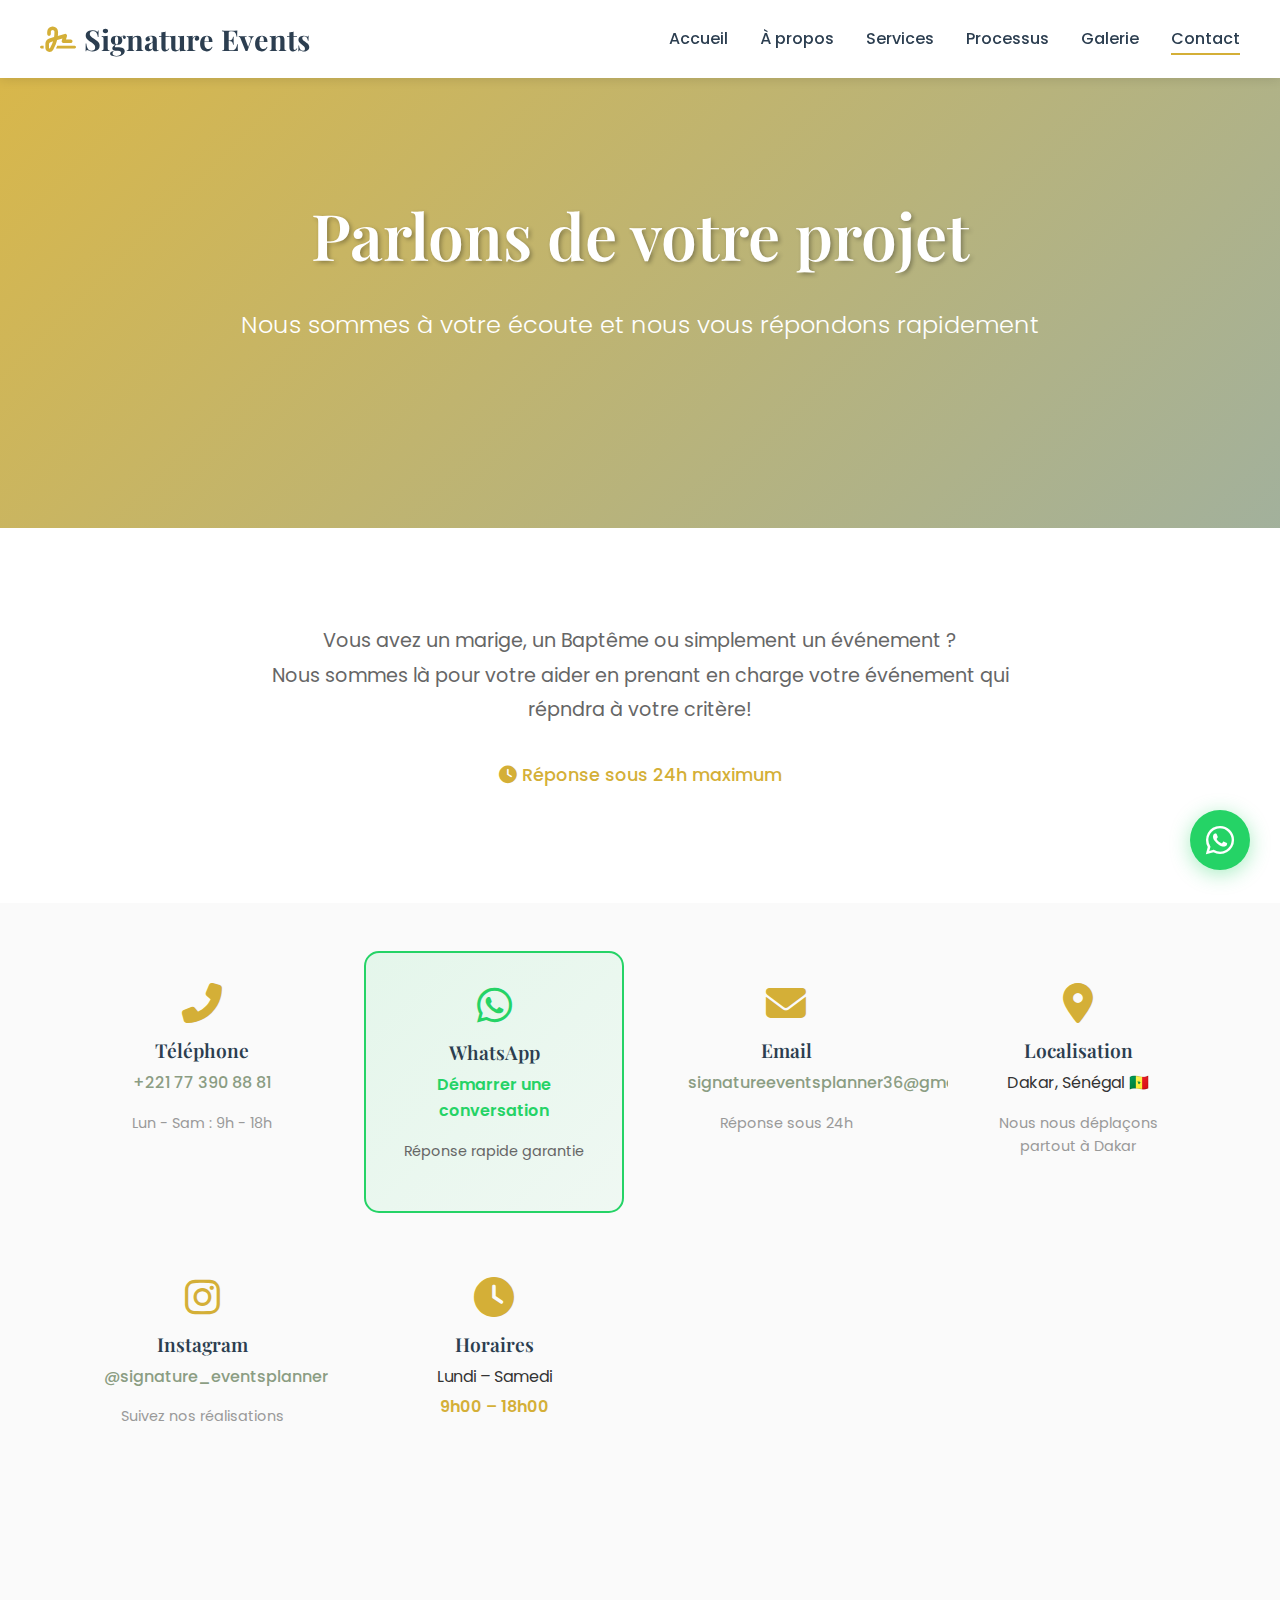
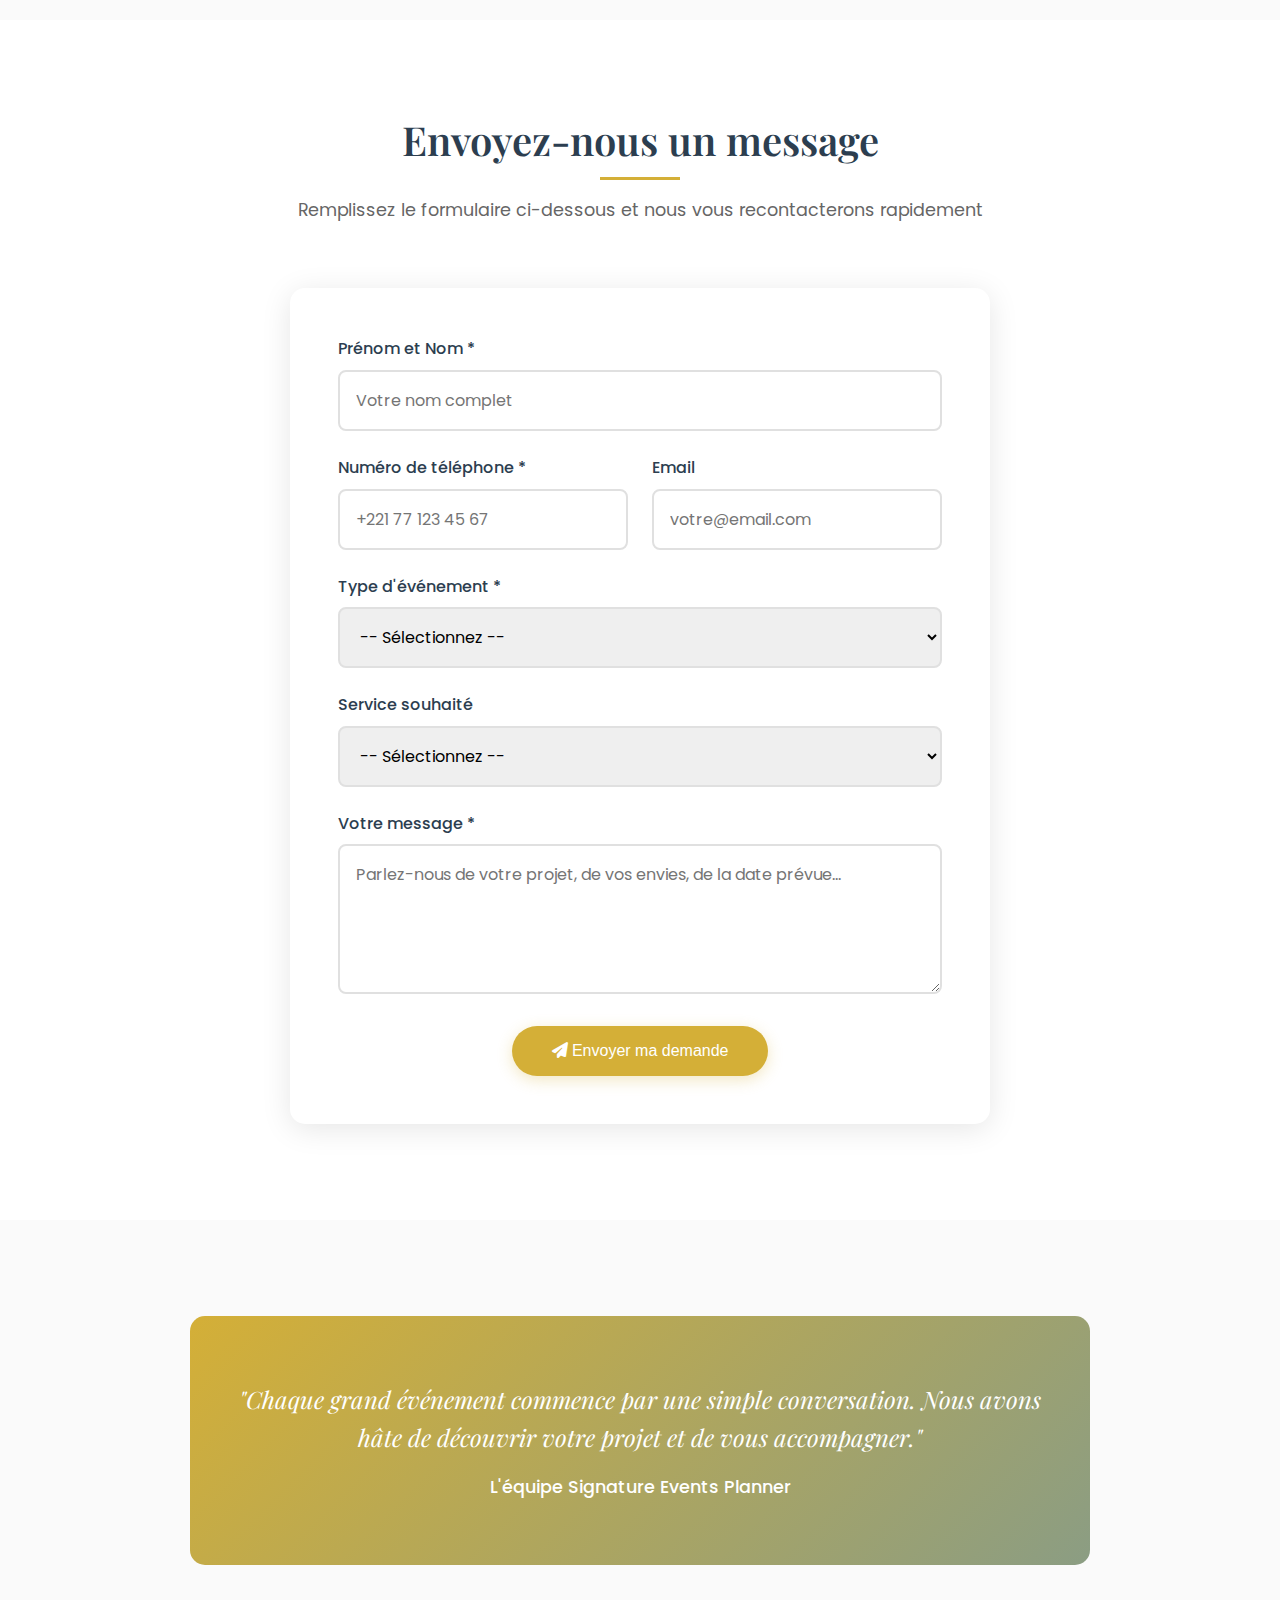
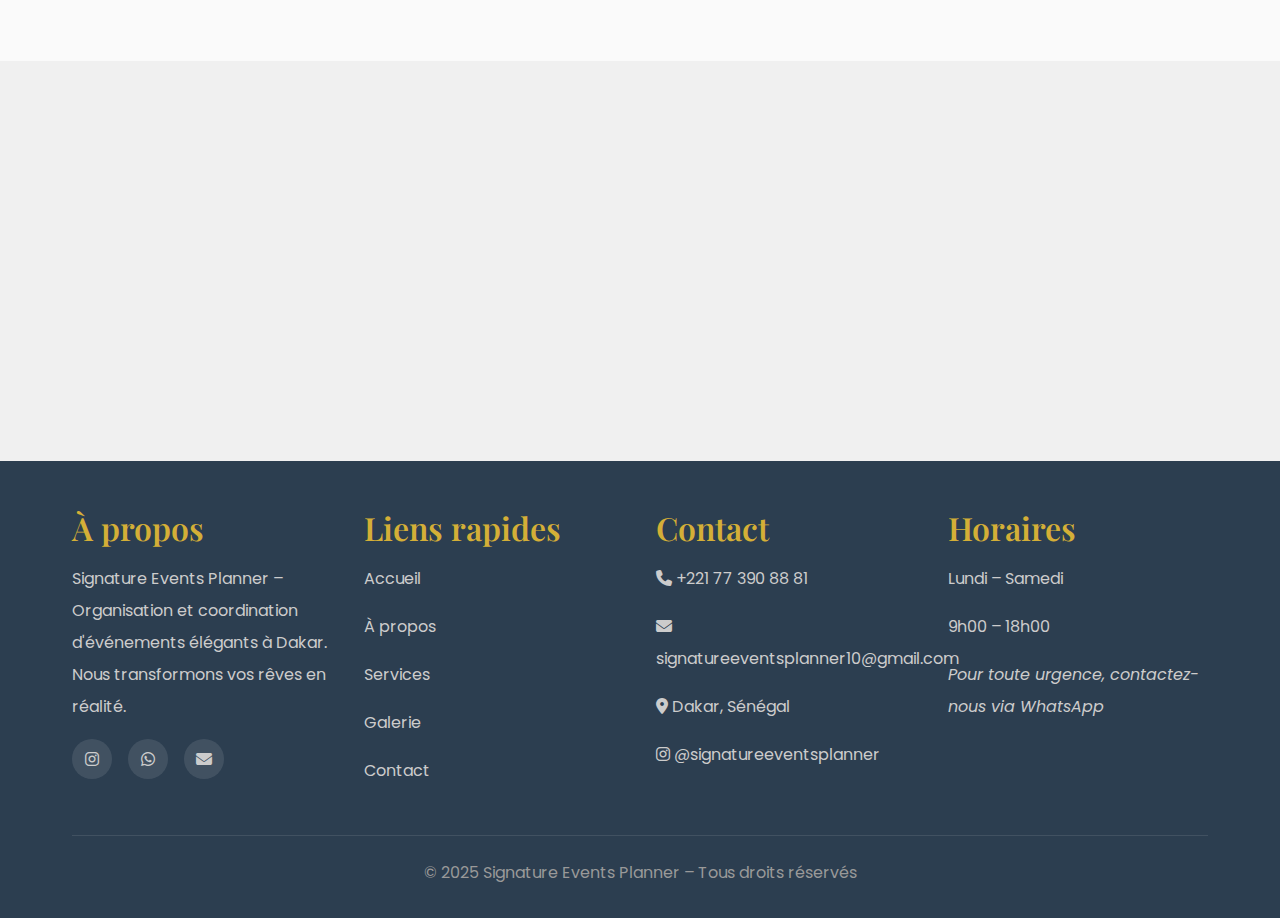
<file: contact.html>
<!DOCTYPE html>
<html lang="fr">
<head>
    <meta charset="UTF-8">
    <meta name="viewport" content="width=device-width, initial-scale=1.0">
    <meta name="description" content="Contactez Signature Events Planner à Dakar pour organiser votre événement. Téléphone, WhatsApp, email - Réponse rapide garantie.">
    <meta name="keywords" content="contact événements Dakar, wedding planner Dakar contact, organisation événements Sénégal">
    <title>Contact | Signature Events Planner Dakar</title>
    
    <!-- Fonts -->
    <link rel="preconnect" href="https://fonts.googleapis.com">
    <link rel="preconnect" href="https://fonts.gstatic.com" crossorigin>
    <link href="https://fonts.googleapis.com/css2?family=Playfair+Display:wght@400;500;600;700&family=Poppins:wght@300;400;500;600;700&display=swap" rel="stylesheet">
    
    <!-- Font Awesome -->
    <link rel="stylesheet" href="https://cdnjs.cloudflare.com/ajax/libs/font-awesome/6.4.0/css/all.min.css">
    
    <!-- Stylesheet -->
    <link rel="stylesheet" href="css/style.css">
    <!-- Apple Touch Icon -->
    <link rel="apple-touch-icon" href="/favicon.png">


    <!-- favicon -->
    <link rel="icon" type="image/png" href="/favicon.png">
</head>
<body>
    <!-- Header -->
    <header class="header">
        <nav class="navbar container">
            <a href="index.html" class="logo">
                <i class="fas fa-signature"></i>
                <span>Signature Events</span>
            </a>
            
            <ul class="nav-menu" id="navMenu">
                <li><a href="index.html" class="nav-link">Accueil</a></li>
                <li><a href="about.html" class="nav-link">À propos</a></li>
                <li><a href="services.html" class="nav-link">Services</a></li>
                <li><a href="process.html" class="nav-link">Processus</a></li>
                <li><a href="gallery.html" class="nav-link">Galerie</a></li>
                <li><a href="contact.html" class="nav-link active">Contact</a></li>
            </ul>
            
            <div class="menu-toggle" id="menuToggle">
                <i class="fas fa-bars"></i>
            </div>
        </nav>
    </header>

    <!-- Page Header -->
    <section class="hero" style="min-height: 50vh;">
        <div class="hero-content">
            <h1 class="fade-in-up">Parlons de votre projet</h1>
            <p class="hero-subtitle fade-in-up">Nous sommes à votre écoute et nous vous répondons rapidement</p>
        </div>
    </section>

    <!-- Message d'accueil rassurant -->
    <section class="section">
        <div class="container">
            <div style="max-width: 800px; margin: 0 auto; text-align: center;">
               <p style="font-size: 1.2rem; line-height: 1.8; color: #666; margin-bottom: 2rem;">
                    Vous avez un marige, un Baptême ou simplement un événement ? <br>
                    Nous sommes là pour votre aider en prenant en charge votre événement qui répndra à votre critère!
                </p>
                <p style="font-size: 1.1rem; line-height: 1.8; color: var(--primary-color); font-weight: 500;">
                    <i class="fas fa-clock"></i> Réponse sous 24h maximum
                </p>
            </div>
        </div>
    </section>

    <!-- Informations de contact -->
    <section class="section" style="background: var(--light-bg); padding-top: 3rem;">
        <div class="container">
            <div class="contact-info">
                <div class="contact-item">
                    <i class="fas fa-phone-alt"></i>
                    <h3>Téléphone</h3>
                    <p><a href="tel:+221773908881">+221 77 390 88 81</a></p>
                    <p style="font-size: 0.9rem; color: #999; margin-top: 0.5rem;">Lun - Sam : 9h - 18h</p>
                </div>
                
                <div class="contact-item" style="background: linear-gradient(135deg, rgba(37, 211, 102, 0.1), rgba(37, 211, 102, 0.05)); border: 2px solid var(--whatsapp-green);">
                    <i class="fab fa-whatsapp" style="color: var(--whatsapp-green);"></i>
                    <h3>WhatsApp</h3>
                    <p><a href="https://wa.me/221773908881" target="_blank" style="color: var(--whatsapp-green); font-weight: 600;">Démarrer une conversation</a></p>
                    <p style="font-size: 0.9rem; color: #666; margin-top: 0.5rem;">Réponse rapide garantie</p>
                </div>
                
                <div class="contact-item">
                    <i class="fas fa-envelope"></i>
                    <h3>Email</h3>
                    <p><a href="mailto:signatureeventsplanner36@gmail.com">signatureeventsplanner36@gmail.com</a></p>
                    <p style="font-size: 0.9rem; color: #999; margin-top: 0.5rem;">Réponse sous 24h</p>
                </div>
                
                <div class="contact-item">
                    <i class="fas fa-map-marker-alt"></i>
                    <h3>Localisation</h3>
                    <p>Dakar, Sénégal 🇸🇳</p>
                    <p style="font-size: 0.9rem; color: #999; margin-top: 0.5rem;">Nous nous déplaçons partout à Dakar</p>
                </div>
                
                <div class="contact-item">
                    <i class="fab fa-instagram"></i>
                    <h3>Instagram</h3>
                    <p><a href="https://www.instagram.com/signature_eventsplanner/" target="_blank">@signature_eventsplanner</a></p>
                    <p style="font-size: 0.9rem; color: #999; margin-top: 0.5rem;">Suivez nos réalisations</p>
                </div>
                
                <div class="contact-item">
                    <i class="fas fa-clock"></i>
                    <h3>Horaires</h3>
                    <p style="margin-bottom: 0.3rem;">Lundi – Samedi</p>
                    <p style="font-weight: 600; color: var(--primary-color);">9h00 – 18h00</p>
                </div>
            </div>
        </div>
    </section>

    <!-- Formulaire de contact -->
    <section class="section">
        <div class="container">
            <div class="section-title">
                <h2>Envoyez-nous un message</h2>
                <p class="section-subtitle">Remplissez le formulaire ci-dessous et nous vous recontacterons rapidement</p>
            </div>
            
            <div class="contact-form">
                <form id="contactForm">
                    <div class="form-group">
                        <label for="name">Prénom et Nom *</label>
                        <input type="text" id="name" name="name" required placeholder="Votre nom complet">
                    </div>
                    
                    <div style="display: grid; grid-template-columns: 1fr 1fr; gap: 1.5rem;">
                        <div class="form-group">
                            <label for="phone">Numéro de téléphone *</label>
                            <input type="tel" id="phone" name="phone" required placeholder="+221 77 123 45 67">
                        </div>
                        
                        <div class="form-group">
                            <label for="email">Email</label>
                            <input type="email" id="email" name="email" placeholder="votre@email.com">
                        </div>
                    </div>
                    
                    <div class="form-group">
                        <label for="eventType">Type d'événement *</label>
                        <select id="eventType" name="eventType" required>
                            <option value="">-- Sélectionnez --</option>
                            <option value="mariage">Mariage</option>
                            <option value="bapteme">Baptême</option>
                            <option value="baby-shower">Baby Shower</option>
                            <option value="anniversaire">Anniversaire</option>
                            <option value="corporate">Événement d'entreprise</option>
                            <option value="autre">Autre</option>
                        </select>
                    </div>
                    
                    <div class="form-group">
                        <label for="service">Service souhaité</label>
                        <select id="service" name="service">
                            <option value="">-- Sélectionnez --</option>
                            <option value="organisation-complete">Organisation complète</option>
                            <option value="organisation-partielle">Organisation partielle</option>
                            <option value="coordination-jour-j">Coordination Jour J</option>
                            <option value="decoration">Décoration événementielle</option>
                            <option value="conseil">Conseil / Devis</option>
                        </select>
                    </div>
                    
                    <div class="form-group">
                        <label for="message">Votre message *</label>
                        <textarea id="message" name="message" required placeholder="Parlez-nous de votre projet, de vos envies, de la date prévue..."></textarea>
                    </div>
                    
                    <div style="text-align: center;">
                        <button type="submit" class="btn btn-primary">
                            <i class="fas fa-paper-plane"></i>
                            Envoyer ma demande
                        </button>
                    </div>
                </form>
                
                <div id="formMessage" style="margin-top: 1.5rem; text-align: center; display: none;"></div>
            </div>
        </div>
    </section>

    <!-- Message final rassurant -->
    <section class="section" style="background: var(--light-bg);">
        <div class="container">
            <div class="quote-section" style="max-width: 900px; margin: 0 auto;">
                <blockquote>
                    "Chaque grand événement commence par une simple conversation. Nous avons hâte de découvrir votre projet et de vous accompagner."
                </blockquote>
                <div class="quote-author">
                    L'équipe Signature Events Planner
                </div>
            </div>
        </div>
    </section>

    <!-- Google Maps (optionnel) -->
    <section class="section" style="padding: 0;">
        <div style="width: 100%; height: 400px; background: #f0f0f0; position: relative;">
            <iframe 
                src="https://www.google.com/maps/embed?pb=!1m18!1m12!1m3!1d245999.90564817!2d-17.4676861!3d14.7167456!2m3!1f0!2f0!3f0!3m2!1i1024!2i768!4f13.1!3m3!1m2!1s0xec10cd0088c6bd5%3A0x5f9fb2dd4ea582a1!2sDakar%2C%20S%C3%A9n%C3%A9gal!5e0!3m2!1sfr!2sfr!4v1234567890"
                width="100%" 
                height="400" 
                style="border:0;" 
                allowfullscreen="" 
                loading="lazy">
            </iframe>
        </div>
    </section>

    <!-- Footer -->
    <footer class="footer">
        <div class="container">
            <div class="footer-content">
                <div class="footer-section">
                    <h3>À propos</h3>
                    <p>Signature Events Planner – Organisation et coordination d'événements élégants à Dakar. Nous transformons vos rêves en réalité.</p>
                    <div class="social-links">
                        <a href="https://www.instagram.com/signature_eventsplanner/" target="_blank">
                            <i class="fab fa-instagram"></i>
                        </a>
                        <a href="https://wa.me/221773908881" target="_blank">
                            <i class="fab fa-whatsapp"></i>
                        </a>
                        <a href="mailto:signatureeventsplanner10@gmail.com">
                            <i class="fas fa-envelope"></i>
                        </a>
                    </div>
                </div>
                
                <div class="footer-section">
                    <h3>Liens rapides</h3>
                    <p><a href="index.html">Accueil</a></p>
                    <p><a href="about.html">À propos</a></p>
                    <p><a href="services.html">Services</a></p>
                    <p><a href="gallery.html">Galerie</a></p>
                    <p><a href="contact.html">Contact</a></p>
                </div>
                
                <div class="footer-section">
                    <h3>Contact</h3>
                    <p><i class="fas fa-phone"></i> +221 77 390 88 81</p>
                    <p><i class="fas fa-envelope"></i> signatureeventsplanner10@gmail.com</p>
                    <p><i class="fas fa-map-marker-alt"></i> Dakar, Sénégal</p>
                    <p><i class="fab fa-instagram"></i> @signatureeventsplanner</p>
                </div>
                
                <div class="footer-section">
                    <h3>Horaires</h3>
                    <p>Lundi – Samedi</p>
                    <p>9h00 – 18h00</p>
                    <p style="margin-top: 1rem; font-style: italic;">Pour toute urgence, contactez-nous via WhatsApp</p>
                </div>
            </div>
            
            <div class="footer-bottom">
                <p>&copy; 2025 Signature Events Planner – Tous droits réservés</p>
            </div>
        </div>
    </footer>

    <!-- Bouton WhatsApp Flottant -->
    <a href="https://wa.me/221773908881" class="whatsapp-float" target="_blank" aria-label="Contactez-nous sur WhatsApp">
        <i class="fab fa-whatsapp"></i>
    </a>

    <!-- JavaScript -->
    <script src="js/main.js"></script>
</body>
</html>
</file>
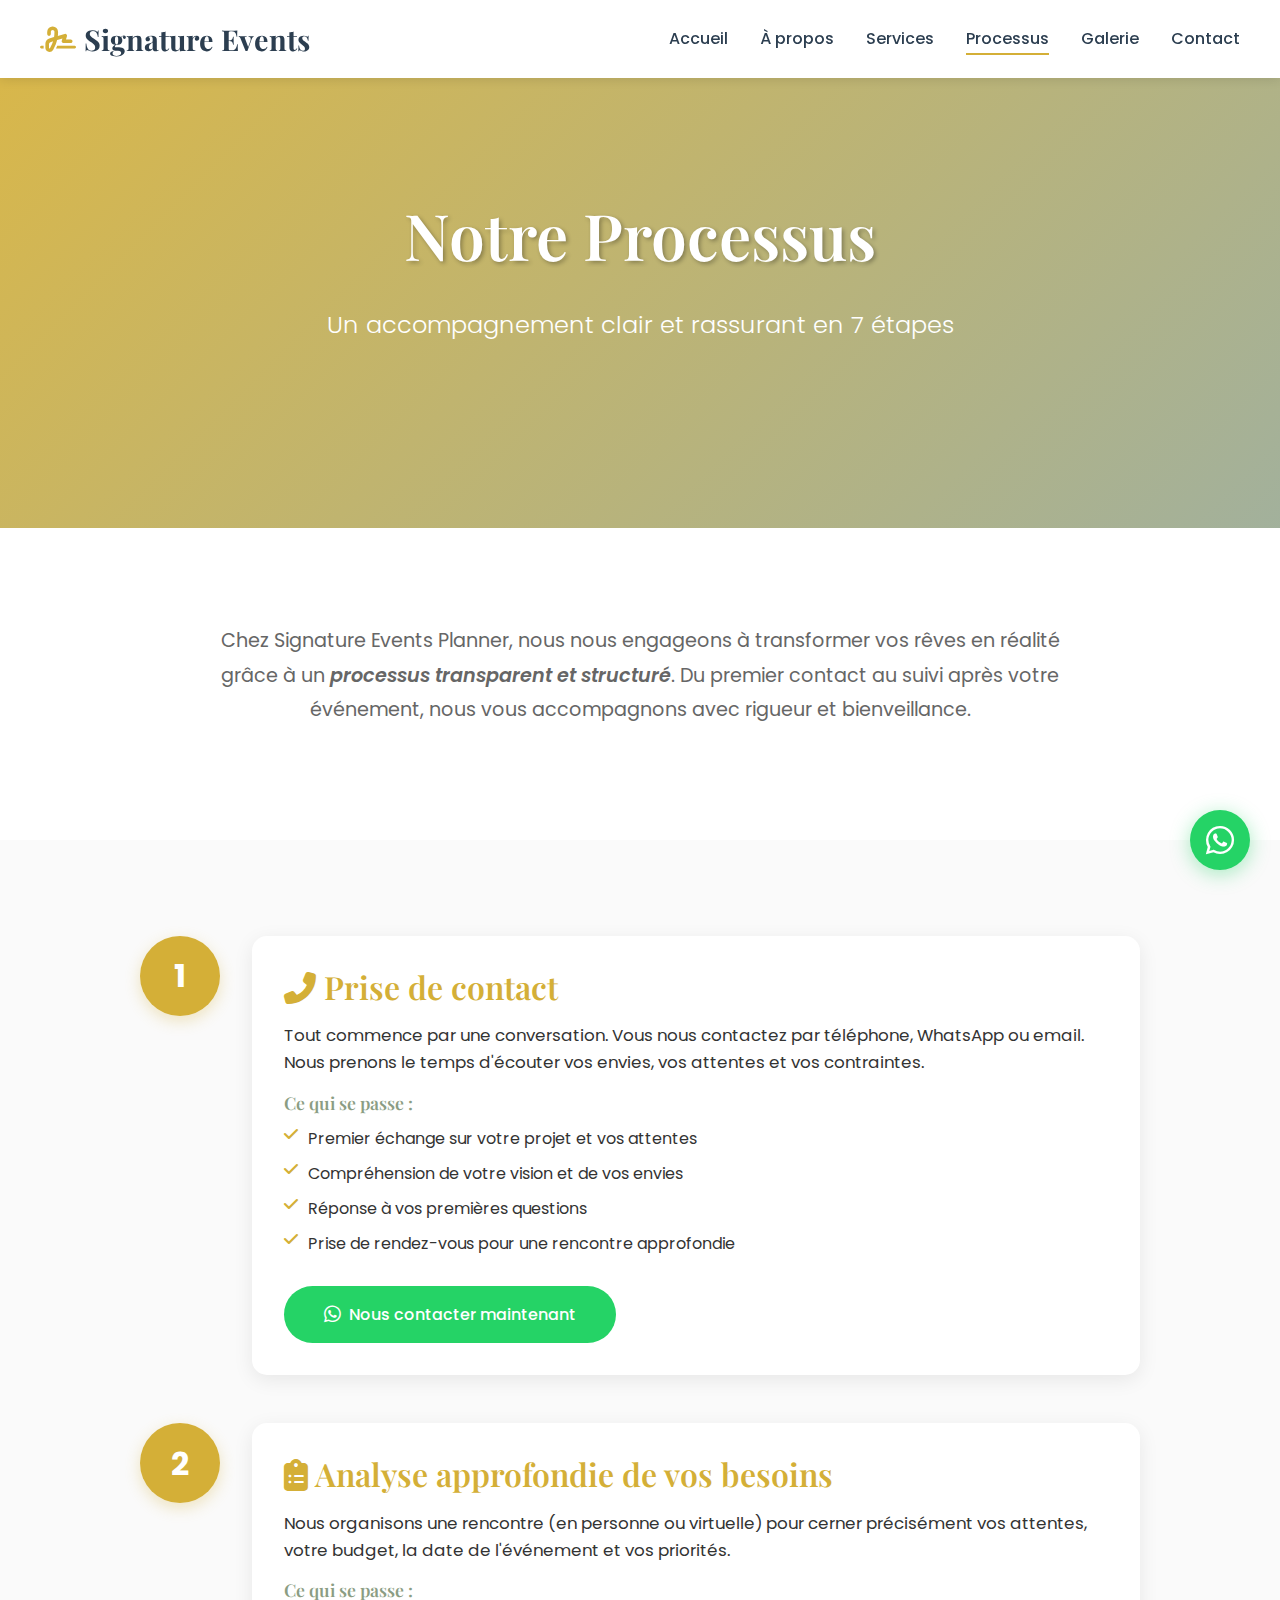
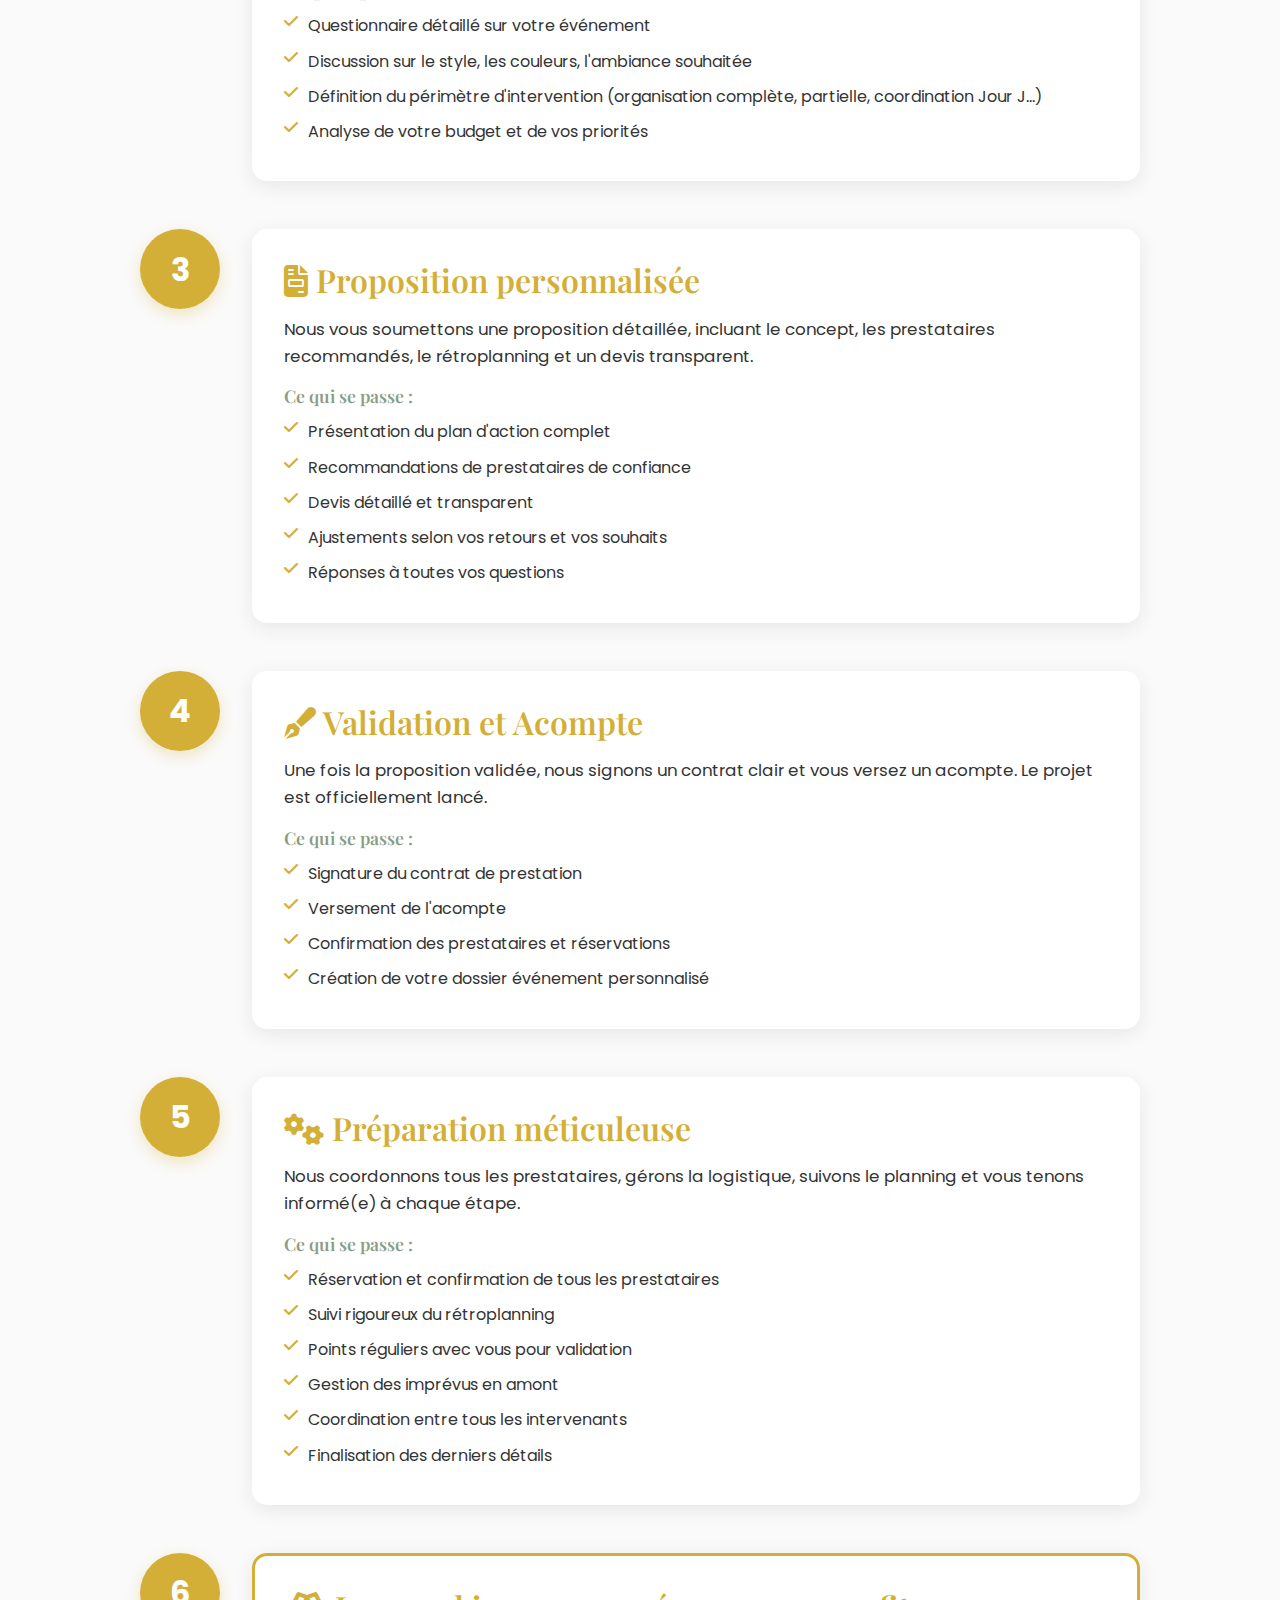
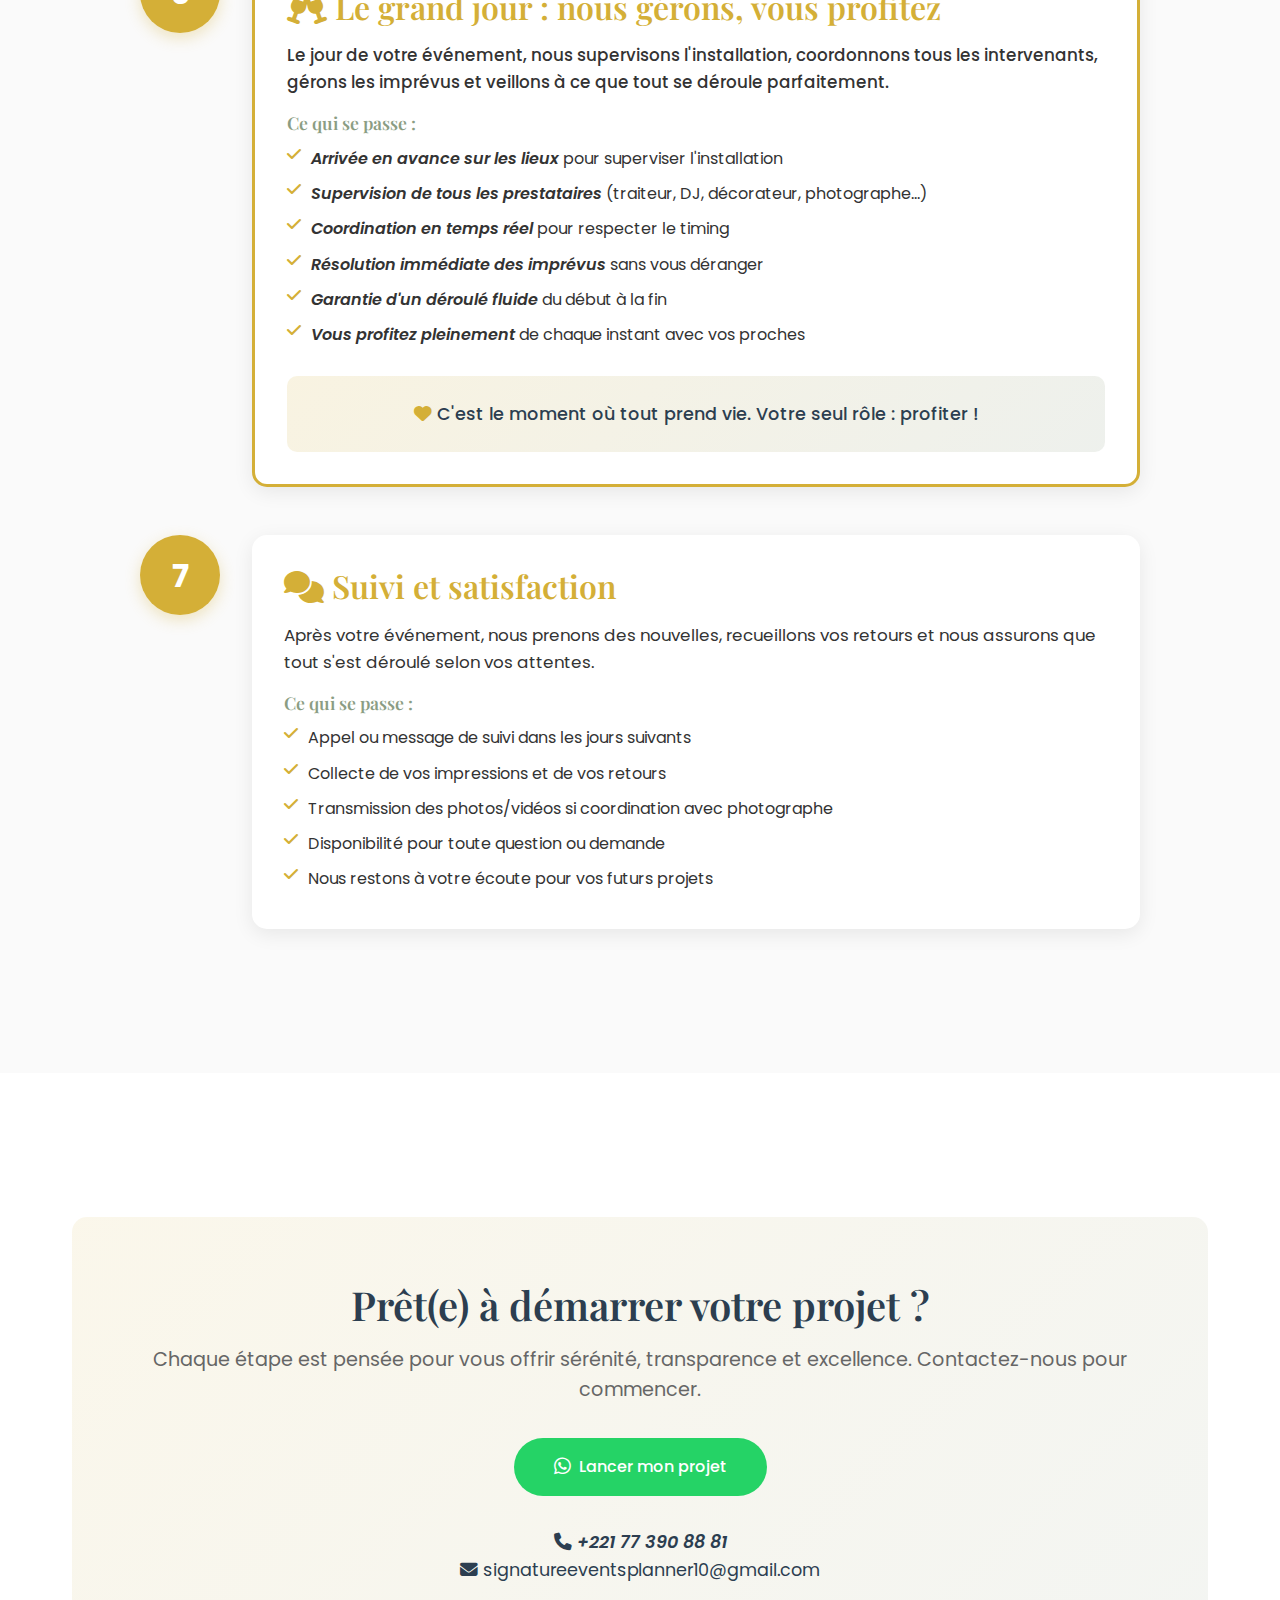
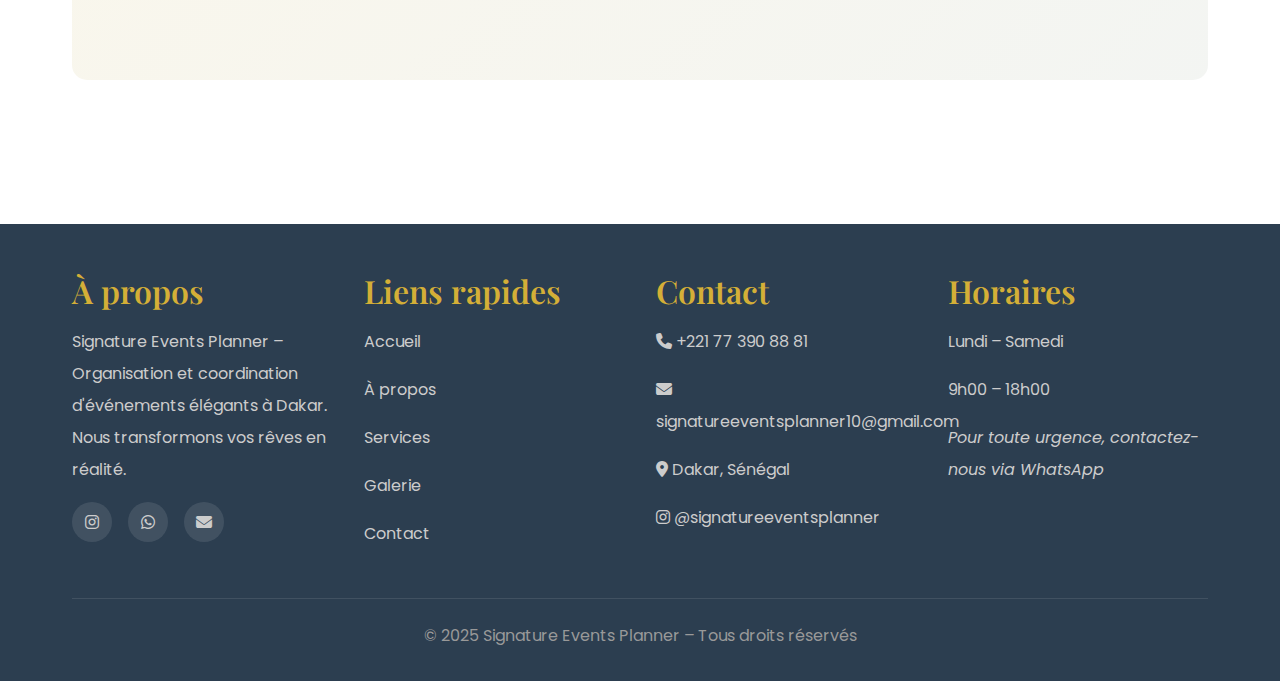
<file: process.html>
<!DOCTYPE html>
<html lang="fr">
<head>
    <meta charset="UTF-8">
    <meta name="viewport" content="width=device-width, initial-scale=1.0">
    <meta name="description" content="Découvrez notre processus d'organisation d'événements en 7 étapes claires et rassurantes. De la prise de contact au suivi post-événement.">
    <meta name="keywords" content="processus organisation événements, étapes wedding planner, comment organiser événement Dakar">
    <title>Notre Processus | Signature Events Planner Dakar</title>
    
    <!-- Fonts -->
    <link rel="preconnect" href="https://fonts.googleapis.com">
    <link rel="preconnect" href="https://fonts.gstatic.com" crossorigin>
    <link href="https://fonts.googleapis.com/css2?family=Playfair+Display:wght@400;500;600;700&family=Poppins:wght@300;400;500;600;700&display=swap" rel="stylesheet">
    
    <!-- Font Awesome -->
    <link rel="stylesheet" href="https://cdnjs.cloudflare.com/ajax/libs/font-awesome/6.4.0/css/all.min.css">
    
    <!-- Stylesheet -->
    <link rel="stylesheet" href="css/style.css">

       <!-- Stylesheet -->
    <link rel="stylesheet" href="css/style.css">
    <!-- Apple Touch Icon -->
    <link rel="apple-touch-icon" href="/favicon.png">
</head>
<body>
    <!-- Header -->
    <header class="header">
        <nav class="navbar container">
            <a href="index.html" class="logo">
                <i class="fas fa-signature"></i>
                <span>Signature Events</span>
            </a>
            
            <ul class="nav-menu" id="navMenu">
                <li><a href="index.html" class="nav-link">Accueil</a></li>
                <li><a href="about.html" class="nav-link">À propos</a></li>
                <li><a href="services.html" class="nav-link">Services</a></li>
                <li><a href="process.html" class="nav-link active">Processus</a></li>
                <li><a href="gallery.html" class="nav-link">Galerie</a></li>
                <li><a href="contact.html" class="nav-link">Contact</a></li>
            </ul>
            
            <div class="menu-toggle" id="menuToggle">
                <i class="fas fa-bars"></i>
            </div>
        </nav>
    </header>

    <!-- Page Header -->
    <section class="hero" style="min-height: 50vh;">
        <div class="hero-content">
            <h1 class="fade-in-up">Notre Processus</h1>
            <p class="hero-subtitle fade-in-up">Un accompagnement clair et rassurant en 7 étapes</p>
        </div>
    </section>

    <!-- Introduction -->
    <section class="section">
        <div class="container">
            <div style="max-width: 900px; margin: 0 auto; text-align: center;">
                <p style="font-size: 1.2rem; line-height: 1.8; color: #666;">
                    Chez Signature Events Planner, nous nous engageons à transformer vos rêves en réalité grâce à un <strong>processus transparent et structuré</strong>. Du premier contact au suivi après votre événement, nous vous accompagnons avec rigueur et bienveillance.
                </p>
            </div>
        </div>
    </section>

    <!-- Processus Steps -->
    <section class="section" style="background: var(--light-bg);">
        <div class="container">
            <div class="process-steps">
                <!-- ÉTAPE 1 -->
                <div class="process-step">
                    <div class="step-number">1</div>
                    <div class="step-content">
                        <h3><i class="fas fa-phone-alt"></i> Prise de contact</h3>
                        <p style="margin-bottom: 1rem; font-size: 1.05rem;">
                            Tout commence par une conversation. Vous nous contactez par téléphone, WhatsApp ou email. Nous prenons le temps d'écouter vos envies, vos attentes et vos contraintes.
                        </p>
                        <h4 style="color: var(--accent-color); font-size: 1.1rem; margin-bottom: 0.5rem;">Ce qui se passe :</h4>
                        <ul style="list-style: none; padding-left: 0;">
                            <li style="padding: 0.3rem 0; padding-left: 1.5rem; position: relative;">
                                <i class="fas fa-check" style="position: absolute; left: 0; color: var(--primary-color);"></i>
                                Premier échange sur votre projet et vos attentes
                            </li>
                            <li style="padding: 0.3rem 0; padding-left: 1.5rem; position: relative;">
                                <i class="fas fa-check" style="position: absolute; left: 0; color: var(--primary-color);"></i>
                                Compréhension de votre vision et de vos envies
                            </li>
                            <li style="padding: 0.3rem 0; padding-left: 1.5rem; position: relative;">
                                <i class="fas fa-check" style="position: absolute; left: 0; color: var(--primary-color);"></i>
                                Réponse à vos premières questions
                            </li>
                            <li style="padding: 0.3rem 0; padding-left: 1.5rem; position: relative;">
                                <i class="fas fa-check" style="position: absolute; left: 0; color: var(--primary-color);"></i>
                                Prise de rendez-vous pour une rencontre approfondie
                            </li>
                        </ul>
                        <div style="margin-top: 1.5rem;">
                            <a href="https://wa.me/221773908881" class="btn btn-whatsapp" target="_blank">
                                <i class="fab fa-whatsapp"></i>
                                Nous contacter maintenant
                            </a>
                        </div>
                    </div>
                </div>

                <!-- ÉTAPE 2 -->
                <div class="process-step">
                    <div class="step-number">2</div>
                    <div class="step-content">
                        <h3><i class="fas fa-clipboard-list"></i> Analyse approfondie de vos besoins</h3>
                        <p style="margin-bottom: 1rem; font-size: 1.05rem;">
                            Nous organisons une rencontre (en personne ou virtuelle) pour cerner précisément vos attentes, votre budget, la date de l'événement et vos priorités.
                        </p>
                        <h4 style="color: var(--accent-color); font-size: 1.1rem; margin-bottom: 0.5rem;">Ce qui se passe :</h4>
                        <ul style="list-style: none; padding-left: 0;">
                            <li style="padding: 0.3rem 0; padding-left: 1.5rem; position: relative;">
                                <i class="fas fa-check" style="position: absolute; left: 0; color: var(--primary-color);"></i>
                                Questionnaire détaillé sur votre événement
                            </li>
                            <li style="padding: 0.3rem 0; padding-left: 1.5rem; position: relative;">
                                <i class="fas fa-check" style="position: absolute; left: 0; color: var(--primary-color);"></i>
                                Discussion sur le style, les couleurs, l'ambiance souhaitée
                            </li>
                            <li style="padding: 0.3rem 0; padding-left: 1.5rem; position: relative;">
                                <i class="fas fa-check" style="position: absolute; left: 0; color: var(--primary-color);"></i>
                                Définition du périmètre d'intervention (organisation complète, partielle, coordination Jour J...)
                            </li>
                            <li style="padding: 0.3rem 0; padding-left: 1.5rem; position: relative;">
                                <i class="fas fa-check" style="position: absolute; left: 0; color: var(--primary-color);"></i>
                                Analyse de votre budget et de vos priorités
                            </li>
                        </ul>
                    </div>
                </div>

                <!-- ÉTAPE 3 -->
                <div class="process-step">
                    <div class="step-number">3</div>
                    <div class="step-content">
                        <h3><i class="fas fa-file-invoice"></i> Proposition personnalisée</h3>
                        <p style="margin-bottom: 1rem; font-size: 1.05rem;">
                            Nous vous soumettons une proposition détaillée, incluant le concept, les prestataires recommandés, le rétroplanning et un devis transparent.
                        </p>
                        <h4 style="color: var(--accent-color); font-size: 1.1rem; margin-bottom: 0.5rem;">Ce qui se passe :</h4>
                        <ul style="list-style: none; padding-left: 0;">
                            <li style="padding: 0.3rem 0; padding-left: 1.5rem; position: relative;">
                                <i class="fas fa-check" style="position: absolute; left: 0; color: var(--primary-color);"></i>
                                Présentation du plan d'action complet
                            </li>
                            <li style="padding: 0.3rem 0; padding-left: 1.5rem; position: relative;">
                                <i class="fas fa-check" style="position: absolute; left: 0; color: var(--primary-color);"></i>
                                Recommandations de prestataires de confiance
                            </li>
                            <li style="padding: 0.3rem 0; padding-left: 1.5rem; position: relative;">
                                <i class="fas fa-check" style="position: absolute; left: 0; color: var(--primary-color);"></i>
                                Devis détaillé et transparent
                            </li>
                            <li style="padding: 0.3rem 0; padding-left: 1.5rem; position: relative;">
                                <i class="fas fa-check" style="position: absolute; left: 0; color: var(--primary-color);"></i>
                                Ajustements selon vos retours et vos souhaits
                            </li>
                            <li style="padding: 0.3rem 0; padding-left: 1.5rem; position: relative;">
                                <i class="fas fa-check" style="position: absolute; left: 0; color: var(--primary-color);"></i>
                                Réponses à toutes vos questions
                            </li>
                        </ul>
                    </div>
                </div>

                <!-- ÉTAPE 4 -->
                <div class="process-step">
                    <div class="step-number">4</div>
                    <div class="step-content">
                        <h3><i class="fas fa-pen-fancy"></i> Validation et Acompte</h3>
                        <p style="margin-bottom: 1rem; font-size: 1.05rem;">
                            Une fois la proposition validée, nous signons un contrat clair et vous versez un acompte. Le projet est officiellement lancé.
                        </p>
                        <h4 style="color: var(--accent-color); font-size: 1.1rem; margin-bottom: 0.5rem;">Ce qui se passe :</h4>
                        <ul style="list-style: none; padding-left: 0;">
                            <li style="padding: 0.3rem 0; padding-left: 1.5rem; position: relative;">
                                <i class="fas fa-check" style="position: absolute; left: 0; color: var(--primary-color);"></i>
                                Signature du contrat de prestation
                            </li>
                            <li style="padding: 0.3rem 0; padding-left: 1.5rem; position: relative;">
                                <i class="fas fa-check" style="position: absolute; left: 0; color: var(--primary-color);"></i>
                                Versement de l'acompte
                            </li>
                            <li style="padding: 0.3rem 0; padding-left: 1.5rem; position: relative;">
                                <i class="fas fa-check" style="position: absolute; left: 0; color: var(--primary-color);"></i>
                                Confirmation des prestataires et réservations
                            </li>
                            <li style="padding: 0.3rem 0; padding-left: 1.5rem; position: relative;">
                                <i class="fas fa-check" style="position: absolute; left: 0; color: var(--primary-color);"></i>
                                Création de votre dossier événement personnalisé
                            </li>
                        </ul>
                    </div>
                </div>

                <!-- ÉTAPE 5 -->
                <div class="process-step">
                    <div class="step-number">5</div>
                    <div class="step-content">
                        <h3><i class="fas fa-cogs"></i> Préparation méticuleuse</h3>
                        <p style="margin-bottom: 1rem; font-size: 1.05rem;">
                            Nous coordonnons tous les prestataires, gérons la logistique, suivons le planning et vous tenons informé(e) à chaque étape.
                        </p>
                        <h4 style="color: var(--accent-color); font-size: 1.1rem; margin-bottom: 0.5rem;">Ce qui se passe :</h4>
                        <ul style="list-style: none; padding-left: 0;">
                            <li style="padding: 0.3rem 0; padding-left: 1.5rem; position: relative;">
                                <i class="fas fa-check" style="position: absolute; left: 0; color: var(--primary-color);"></i>
                                Réservation et confirmation de tous les prestataires
                            </li>
                            <li style="padding: 0.3rem 0; padding-left: 1.5rem; position: relative;">
                                <i class="fas fa-check" style="position: absolute; left: 0; color: var(--primary-color);"></i>
                                Suivi rigoureux du rétroplanning
                            </li>
                            <li style="padding: 0.3rem 0; padding-left: 1.5rem; position: relative;">
                                <i class="fas fa-check" style="position: absolute; left: 0; color: var(--primary-color);"></i>
                                Points réguliers avec vous pour validation
                            </li>
                            <li style="padding: 0.3rem 0; padding-left: 1.5rem; position: relative;">
                                <i class="fas fa-check" style="position: absolute; left: 0; color: var(--primary-color);"></i>
                                Gestion des imprévus en amont
                            </li>
                            <li style="padding: 0.3rem 0; padding-left: 1.5rem; position: relative;">
                                <i class="fas fa-check" style="position: absolute; left: 0; color: var(--primary-color);"></i>
                                Coordination entre tous les intervenants
                            </li>
                            <li style="padding: 0.3rem 0; padding-left: 1.5rem; position: relative;">
                                <i class="fas fa-check" style="position: absolute; left: 0; color: var(--primary-color);"></i>
                                Finalisation des derniers détails
                            </li>
                        </ul>
                    </div>
                </div>

                <!-- ÉTAPE 6 -->
                <div class="process-step">
                    <div class="step-number">6</div>
                    <div class="step-content" style="border: 3px solid var(--primary-color);">
                        <h3><i class="fas fa-champagne-glasses"></i> Le grand jour : nous gérons, vous profitez</h3>
                        <p style="margin-bottom: 1rem; font-size: 1.05rem; font-weight: 500;">
                            Le jour de votre événement, nous supervisons l'installation, coordonnons tous les intervenants, gérons les imprévus et veillons à ce que tout se déroule parfaitement.
                        </p>
                        <h4 style="color: var(--accent-color); font-size: 1.1rem; margin-bottom: 0.5rem;">Ce qui se passe :</h4>
                        <ul style="list-style: none; padding-left: 0;">
                            <li style="padding: 0.3rem 0; padding-left: 1.5rem; position: relative;">
                                <i class="fas fa-check" style="position: absolute; left: 0; color: var(--primary-color);"></i>
                                <strong>Arrivée en avance sur les lieux</strong> pour superviser l'installation
                            </li>
                            <li style="padding: 0.3rem 0; padding-left: 1.5rem; position: relative;">
                                <i class="fas fa-check" style="position: absolute; left: 0; color: var(--primary-color);"></i>
                                <strong>Supervision de tous les prestataires</strong> (traiteur, DJ, décorateur, photographe...)
                            </li>
                            <li style="padding: 0.3rem 0; padding-left: 1.5rem; position: relative;">
                                <i class="fas fa-check" style="position: absolute; left: 0; color: var(--primary-color);"></i>
                                <strong>Coordination en temps réel</strong> pour respecter le timing
                            </li>
                            <li style="padding: 0.3rem 0; padding-left: 1.5rem; position: relative;">
                                <i class="fas fa-check" style="position: absolute; left: 0; color: var(--primary-color);"></i>
                                <strong>Résolution immédiate des imprévus</strong> sans vous déranger
                            </li>
                            <li style="padding: 0.3rem 0; padding-left: 1.5rem; position: relative;">
                                <i class="fas fa-check" style="position: absolute; left: 0; color: var(--primary-color);"></i>
                                <strong>Garantie d'un déroulé fluide</strong> du début à la fin
                            </li>
                            <li style="padding: 0.3rem 0; padding-left: 1.5rem; position: relative;">
                                <i class="fas fa-check" style="position: absolute; left: 0; color: var(--primary-color);"></i>
                                <strong>Vous profitez pleinement</strong> de chaque instant avec vos proches
                            </li>
                        </ul>
                        <div style="background: linear-gradient(135deg, rgba(212, 175, 55, 0.15), rgba(139, 157, 131, 0.15)); padding: 1.5rem; border-radius: 10px; margin-top: 1.5rem;">
                            <p style="margin: 0; font-size: 1.1rem; font-weight: 500; text-align: center; color: var(--dark-color);">
                                <i class="fas fa-heart" style="color: var(--primary-color);"></i>
                                C'est le moment où tout prend vie. Votre seul rôle : profiter !
                            </p>
                        </div>
                    </div>
                </div>

                <!-- ÉTAPE 7 -->
                <div class="process-step">
                    <div class="step-number">7</div>
                    <div class="step-content">
                        <h3><i class="fas fa-comments"></i> Suivi et satisfaction</h3>
                        <p style="margin-bottom: 1rem; font-size: 1.05rem;">
                            Après votre événement, nous prenons des nouvelles, recueillons vos retours et nous assurons que tout s'est déroulé selon vos attentes.
                        </p>
                        <h4 style="color: var(--accent-color); font-size: 1.1rem; margin-bottom: 0.5rem;">Ce qui se passe :</h4>
                        <ul style="list-style: none; padding-left: 0;">
                            <li style="padding: 0.3rem 0; padding-left: 1.5rem; position: relative;">
                                <i class="fas fa-check" style="position: absolute; left: 0; color: var(--primary-color);"></i>
                                Appel ou message de suivi dans les jours suivants
                            </li>
                            <li style="padding: 0.3rem 0; padding-left: 1.5rem; position: relative;">
                                <i class="fas fa-check" style="position: absolute; left: 0; color: var(--primary-color);"></i>
                                Collecte de vos impressions et de vos retours
                            </li>
                            <li style="padding: 0.3rem 0; padding-left: 1.5rem; position: relative;">
                                <i class="fas fa-check" style="position: absolute; left: 0; color: var(--primary-color);"></i>
                                Transmission des photos/vidéos si coordination avec photographe
                            </li>
                            <li style="padding: 0.3rem 0; padding-left: 1.5rem; position: relative;">
                                <i class="fas fa-check" style="position: absolute; left: 0; color: var(--primary-color);"></i>
                                Disponibilité pour toute question ou demande
                            </li>
                            <li style="padding: 0.3rem 0; padding-left: 1.5rem; position: relative;">
                                <i class="fas fa-check" style="position: absolute; left: 0; color: var(--primary-color);"></i>
                                Nous restons à votre écoute pour vos futurs projets
                            </li>
                        </ul>
                    </div>
                </div>
            </div>
        </div>
    </section>

    <!-- Call to Action -->
    <section class="section">
        <div class="container">
            <div class="cta-section">
                <h2>Prêt(e) à démarrer votre projet ?</h2>
                <p>Chaque étape est pensée pour vous offrir sérénité, transparence et excellence. Contactez-nous pour commencer.</p>
                <a href="https://wa.me/221773908881" class="btn btn-whatsapp" target="_blank">
                    <i class="fab fa-whatsapp"></i>
                    Lancer mon projet
                </a>
                <div style="margin-top: 2rem;">
                    <p style="font-size: 1.1rem; color: var(--dark-color);">
                        <i class="fas fa-phone"></i> <strong>+221 77 390 88 81</strong><br>
                        <i class="fas fa-envelope"></i> <a href="mailto:signatureeventsplanner10@gmail.com">signatureeventsplanner10@gmail.com</a>
                    </p>
                </div>
            </div>
        </div>
    </section>

    <!-- Footer -->
    <footer class="footer">
        <div class="container">
            <div class="footer-content">
                <div class="footer-section">
                    <h3>À propos</h3>
                    <p>Signature Events Planner – Organisation et coordination d'événements élégants à Dakar. Nous transformons vos rêves en réalité.</p>
                    <div class="social-links">
                        <a href="https://www.instagram.com/signature_eventsplanner/" target="_blank">
                            <i class="fab fa-instagram"></i>
                        </a>
                        <a href="https://wa.me/221773908881" target="_blank">
                            <i class="fab fa-whatsapp"></i>
                        </a>
                        <a href="mailto:signatureeventsplanner10@gmail.com">
                            <i class="fas fa-envelope"></i>
                        </a>
                    </div>
                </div>
                
                <div class="footer-section">
                    <h3>Liens rapides</h3>
                    <p><a href="index.html">Accueil</a></p>
                    <p><a href="about.html">À propos</a></p>
                    <p><a href="services.html">Services</a></p>
                    <p><a href="gallery.html">Galerie</a></p>
                    <p><a href="contact.html">Contact</a></p>
                </div>
                
                <div class="footer-section">
                    <h3>Contact</h3>
                    <p><i class="fas fa-phone"></i> +221 77 390 88 81</p>
                    <p><i class="fas fa-envelope"></i> signatureeventsplanner10@gmail.com</p>
                    <p><i class="fas fa-map-marker-alt"></i> Dakar, Sénégal</p>
                    <p><i class="fab fa-instagram"></i> @signatureeventsplanner</p>
                </div>
                
                <div class="footer-section">
                    <h3>Horaires</h3>
                    <p>Lundi – Samedi</p>
                    <p>9h00 – 18h00</p>
                    <p style="margin-top: 1rem; font-style: italic;">Pour toute urgence, contactez-nous via WhatsApp</p>
                </div>
            </div>
            
            <div class="footer-bottom">
                <p>&copy; 2025 Signature Events Planner – Tous droits réservés</p>
            </div>
        </div>
    </footer>

    <!-- Bouton WhatsApp Flottant -->
    <a href="https://wa.me/221773908881" class="whatsapp-float" target="_blank" aria-label="Contactez-nous sur WhatsApp">
        <i class="fab fa-whatsapp"></i>
    </a>

    <!-- JavaScript -->
    <script src="js/main.js"></script>
</body>
</html>
</file>
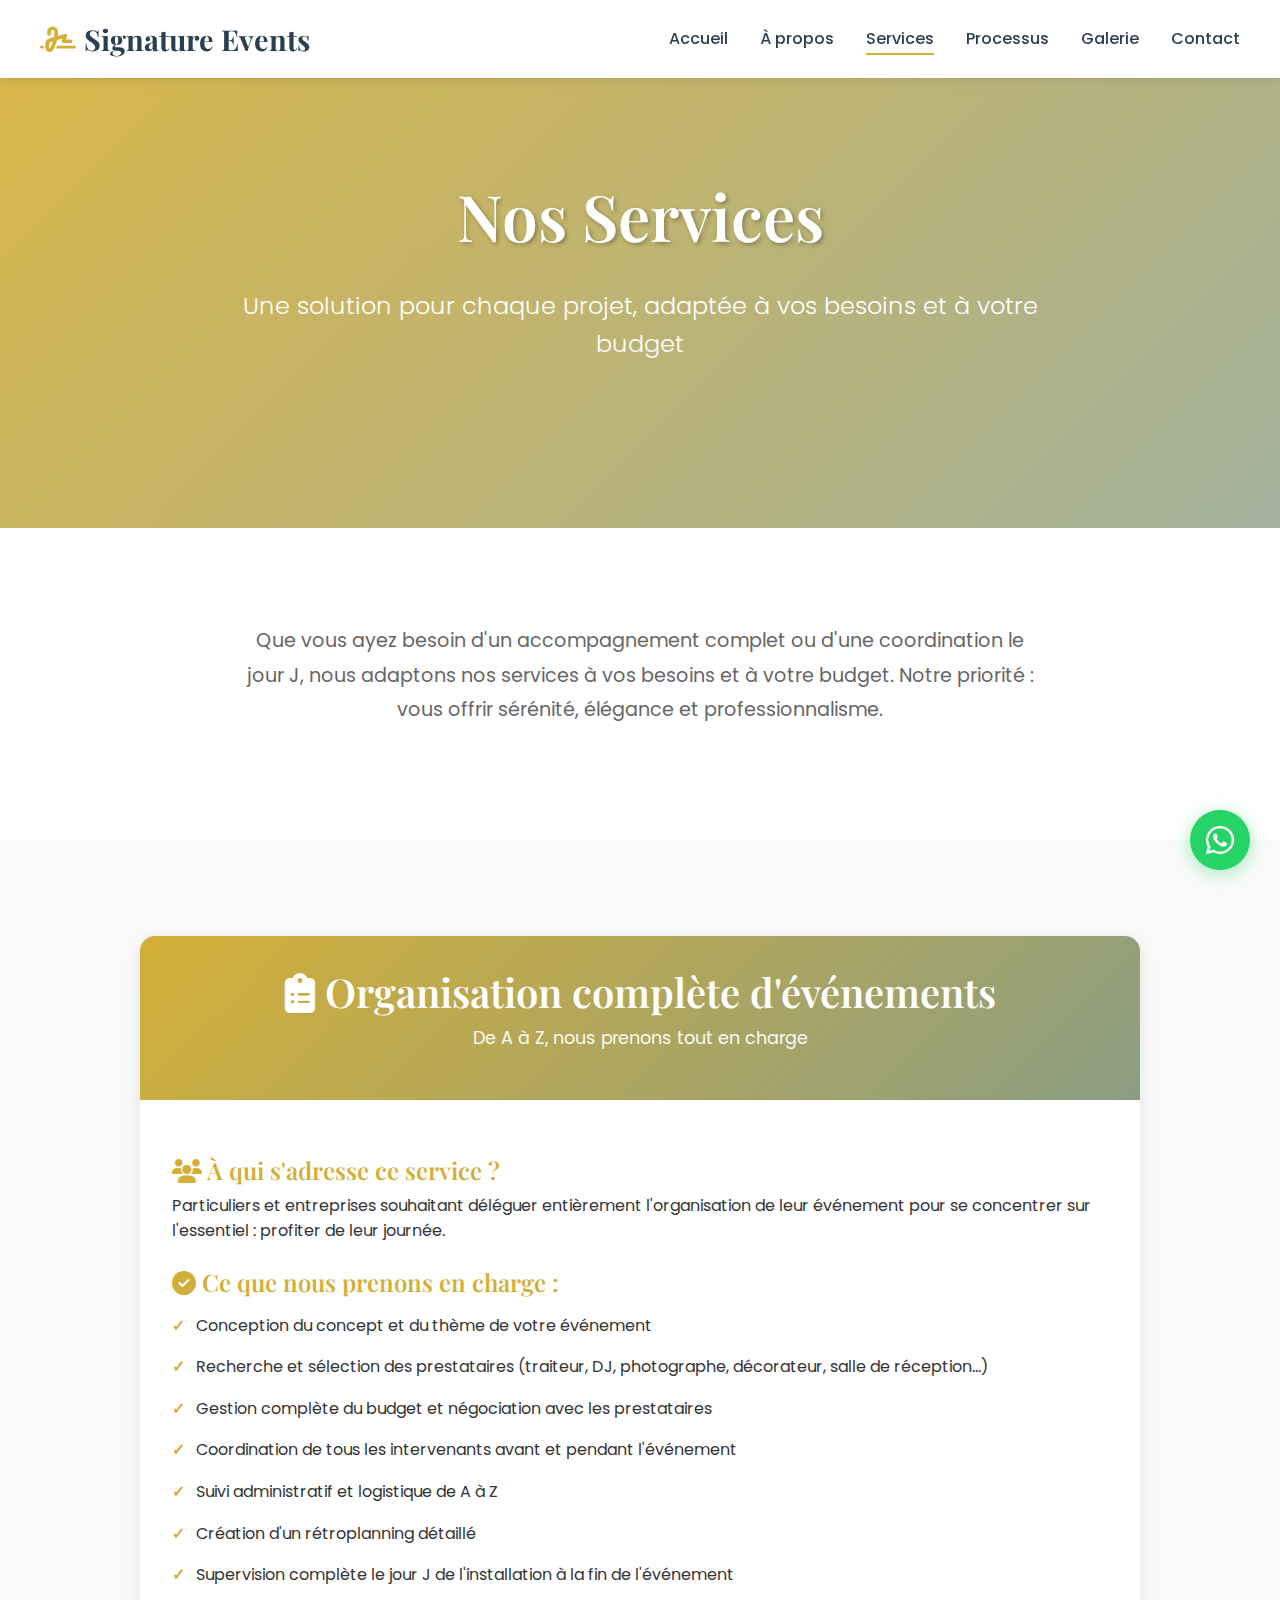
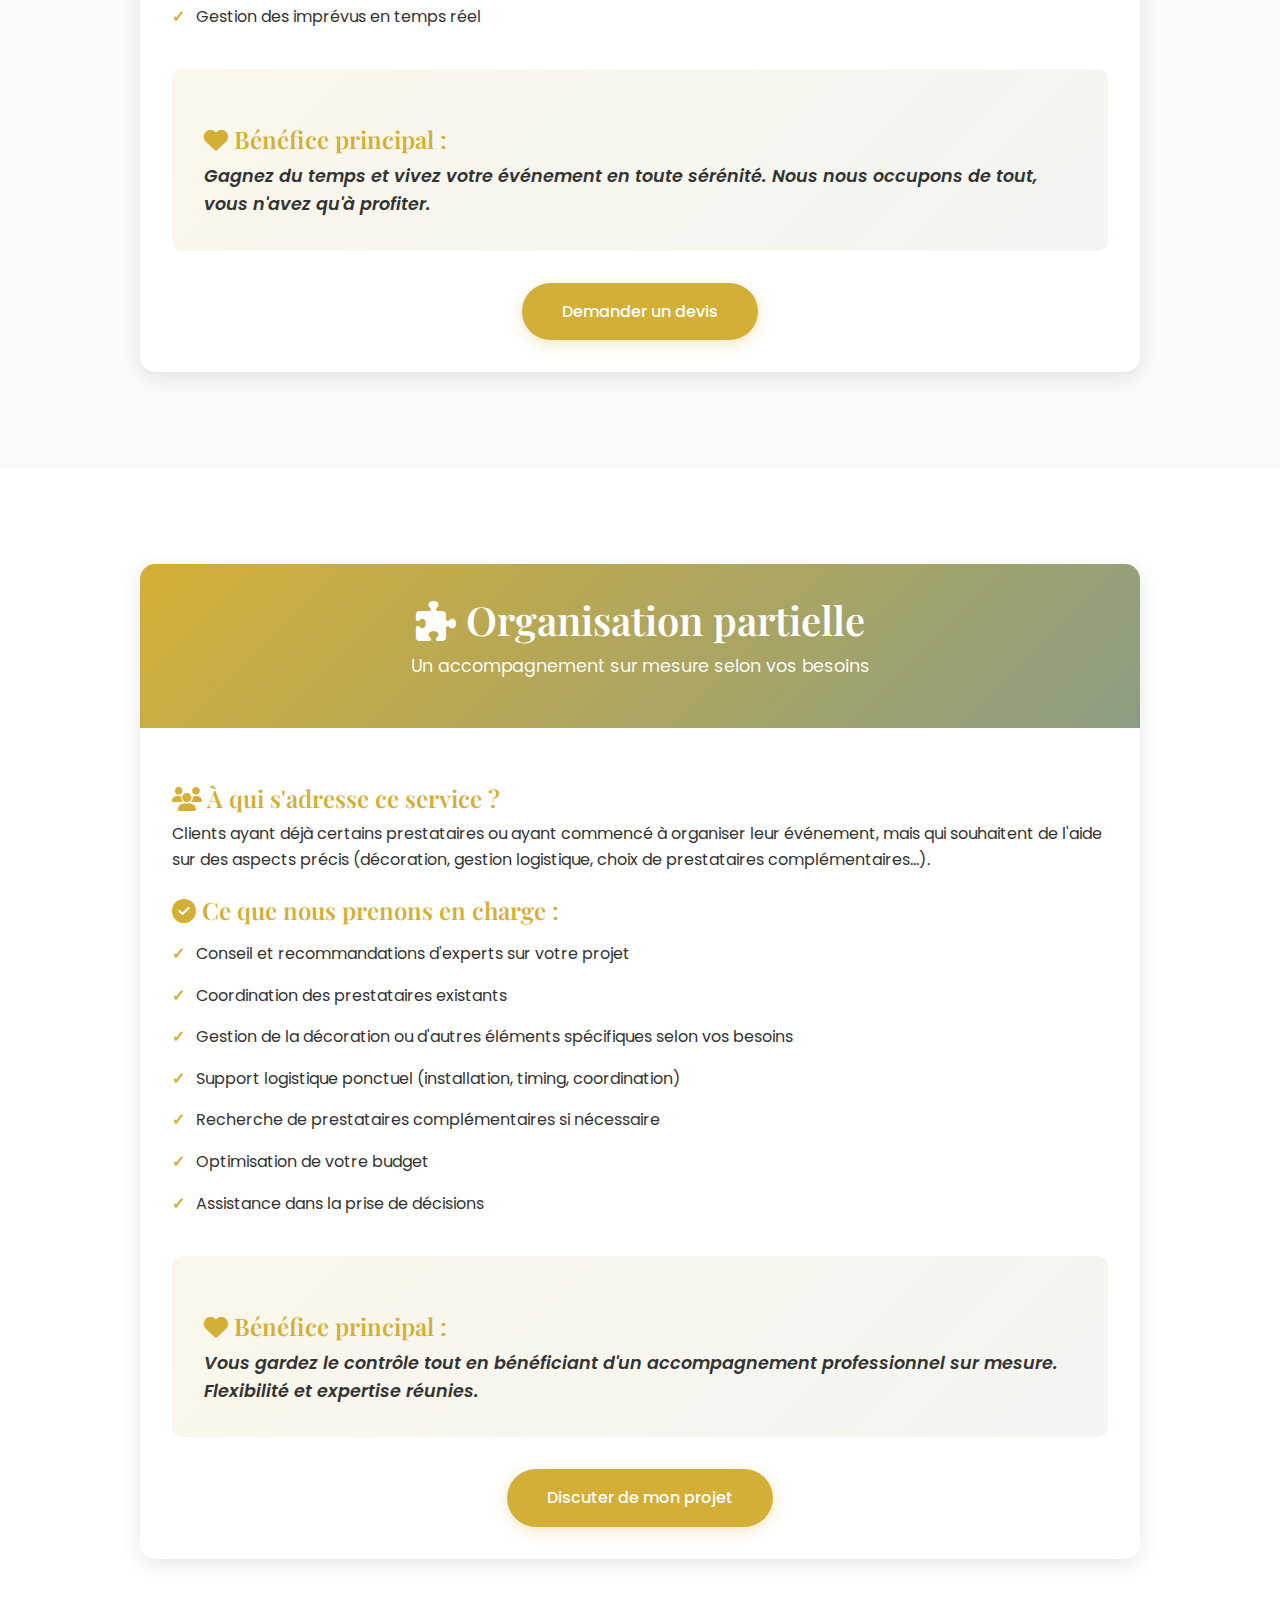
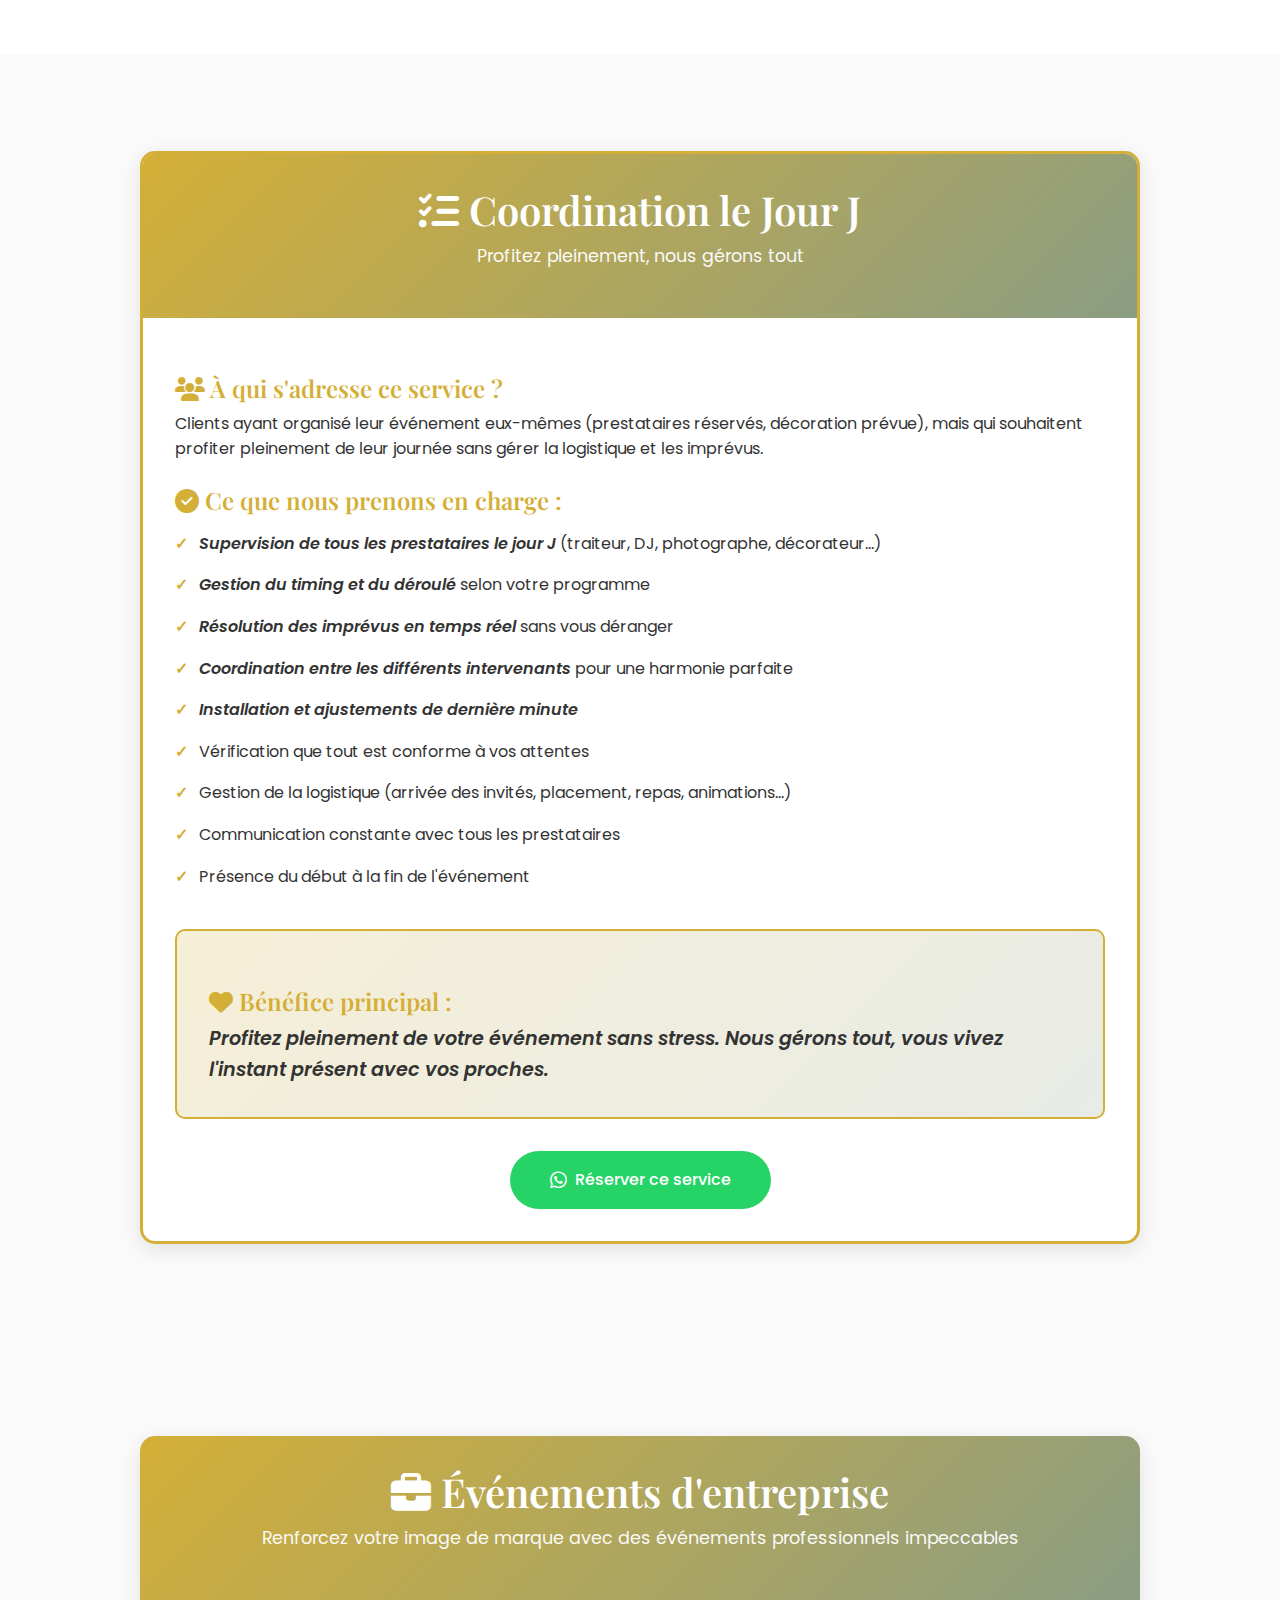
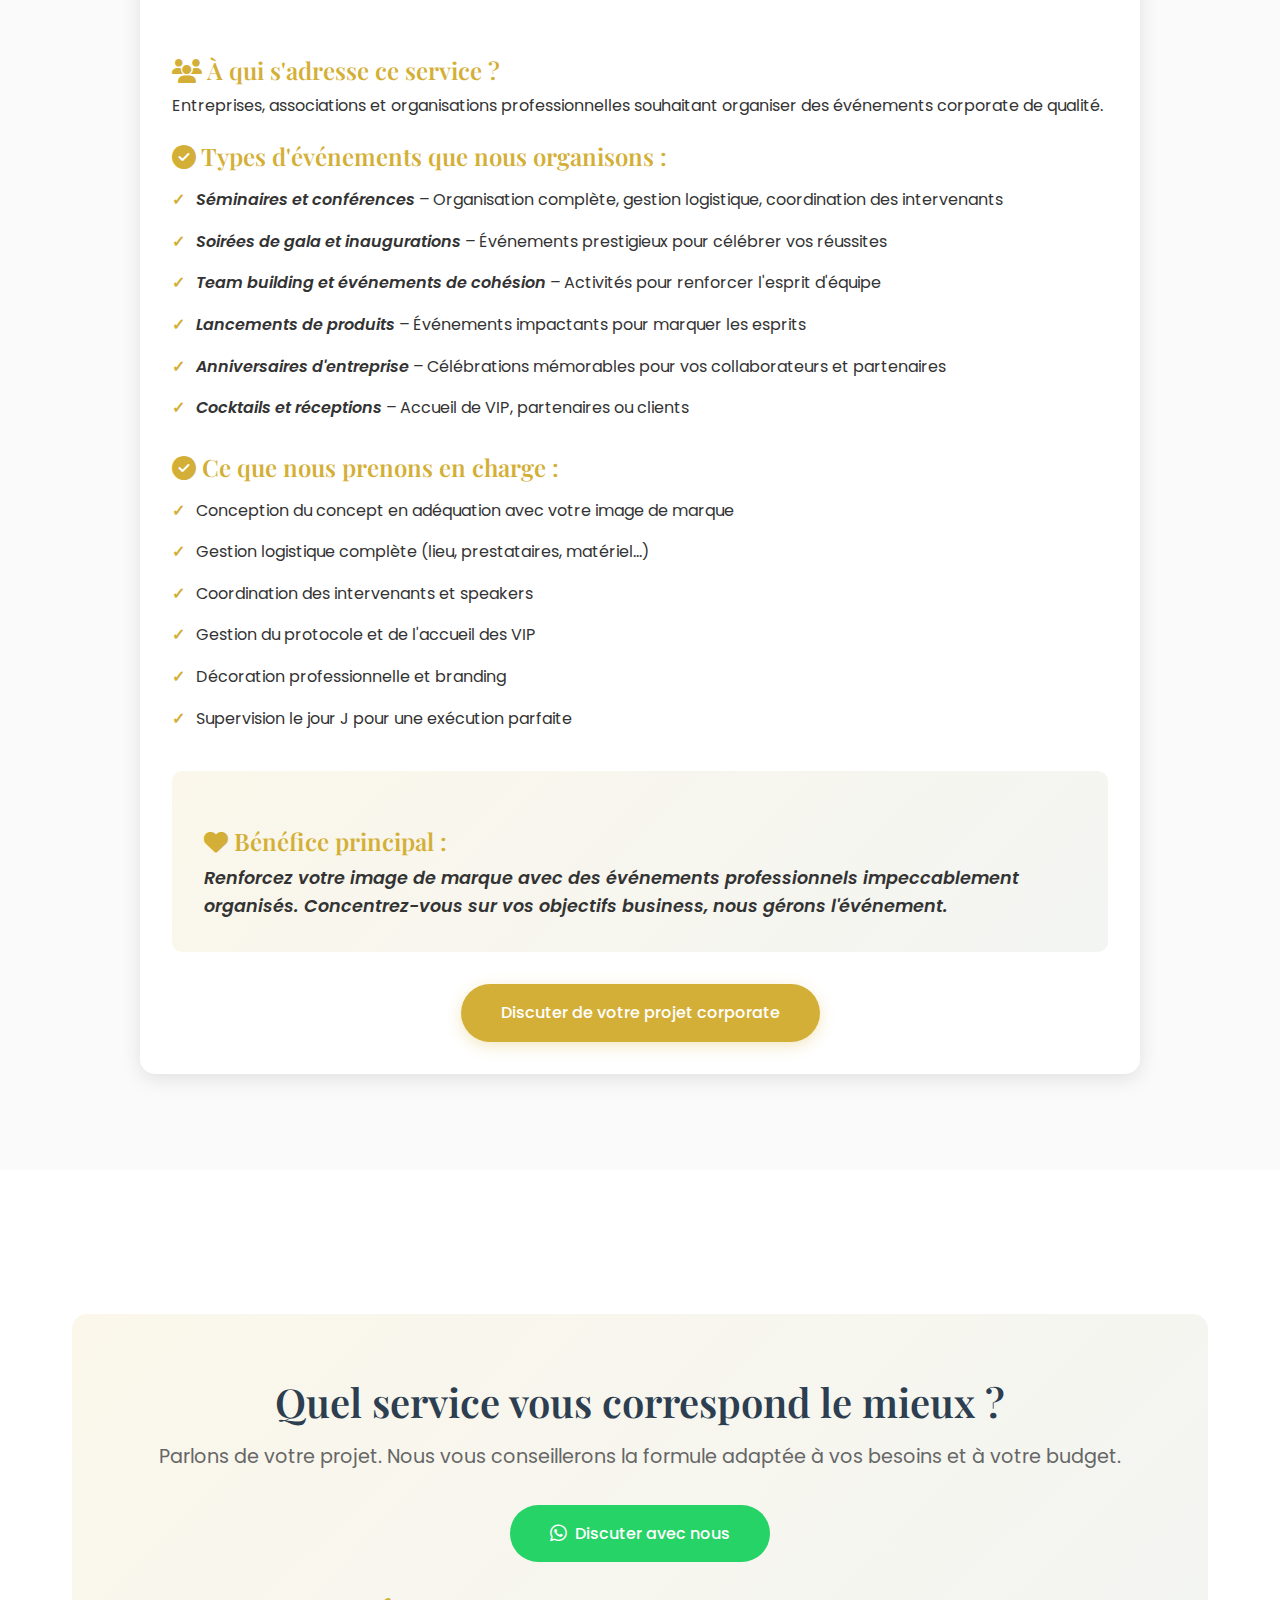
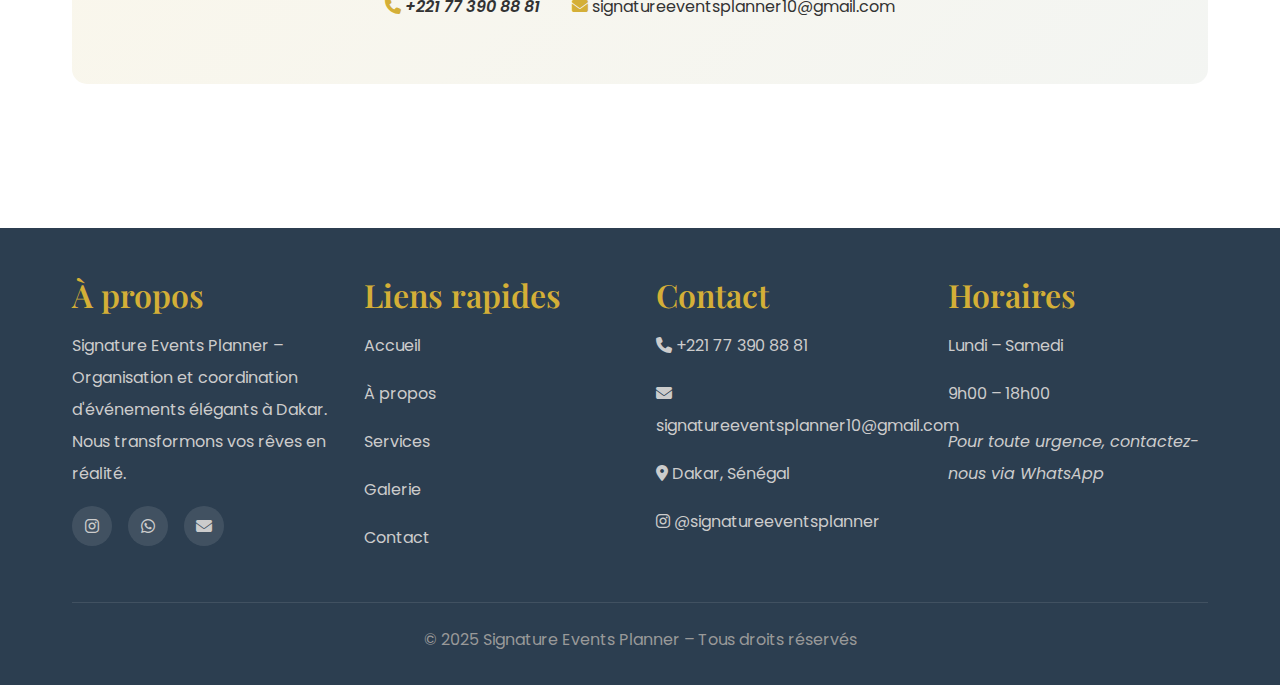
<file: services.html>
<!DOCTYPE html>
<html lang="fr">
  <head>
    <meta charset="UTF-8" />
    <meta name="viewport" content="width=device-width, initial-scale=1.0" />
    <meta
      name="description"
      content="Découvrez nos services d'organisation d'événements à Dakar : Organisation complète, Coordination Jour J, Décoration événementielle, Événements d'entreprise."
    />
    <meta
      name="keywords"
      content="services événements Dakar, coordination mariage, organisation baptême, décoration événements, événements entreprise Dakar"
    />
    <title>Nos Services | Signature Events Planner Dakar</title>

    <!-- Fonts -->
    <link rel="preconnect" href="https://fonts.googleapis.com" />
    <link rel="preconnect" href="https://fonts.gstatic.com" crossorigin />
    <link
      href="https://fonts.googleapis.com/css2?family=Playfair+Display:wght@400;500;600;700&family=Poppins:wght@300;400;500;600;700&display=swap"
      rel="stylesheet"
    />

    <!-- Font Awesome -->
    <link
      rel="stylesheet"
      href="https://cdnjs.cloudflare.com/ajax/libs/font-awesome/6.4.0/css/all.min.css"
    />

    <!-- Stylesheet -->
    <link rel="stylesheet" href="css/style.css" />

    <!-- Stylesheet -->
    <link rel="stylesheet" href="css/style.css" />
    <!-- Apple Touch Icon -->
    <link rel="apple-touch-icon" href="/favicon.png" />
  </head>
  <body>
    <!-- Header -->
    <header class="header">
      <nav class="navbar container">
        <a href="index.html" class="logo">
          <i class="fas fa-signature"></i>
          <span>Signature Events</span>
        </a>

        <ul class="nav-menu" id="navMenu">
          <li><a href="index.html" class="nav-link">Accueil</a></li>
          <li><a href="about.html" class="nav-link">À propos</a></li>
          <li><a href="services.html" class="nav-link active">Services</a></li>
          <li><a href="process.html" class="nav-link">Processus</a></li>
          <li><a href="gallery.html" class="nav-link">Galerie</a></li>
          <li><a href="contact.html" class="nav-link">Contact</a></li>
        </ul>

        <div class="menu-toggle" id="menuToggle">
          <i class="fas fa-bars"></i>
        </div>
      </nav>
    </header>

    <!-- Page Header -->
    <section class="hero" style="min-height: 50vh">
      <div class="hero-content">
        <h1 class="fade-in-up">Nos Services</h1>
        <p class="hero-subtitle fade-in-up">
          Une solution pour chaque projet, adaptée à vos besoins et à votre
          budget
        </p>
      </div>
    </section>

    <!-- Introduction -->
    <section class="section">
      <div class="container">
        <div style="max-width: 800px; margin: 0 auto; text-align: center">
          <p style="font-size: 1.2rem; line-height: 1.8; color: #666">
            Que vous ayez besoin d'un accompagnement complet ou d'une
            coordination le jour J, nous adaptons nos services à vos besoins et
            à votre budget. Notre priorité : vous offrir sérénité, élégance et
            professionnalisme.
          </p>
        </div>
      </div>
    </section>

    <!-- SERVICE 1 : Organisation complète -->
    <section class="section" style="background: var(--light-bg)">
      <div class="container">
        <div class="service-card" style="max-width: 1000px; margin: 0 auto">
          <div class="service-header">
            <h2 style="color: var(--white); margin-bottom: 0.5rem">
              <i class="fas fa-clipboard-list"></i> Organisation complète
              d'événements
            </h2>
            <p style="font-size: 1.1rem; opacity: 0.95">
              De A à Z, nous prenons tout en charge
            </p>
          </div>

          <div class="service-body">
            <h4><i class="fas fa-users"></i> À qui s'adresse ce service ?</h4>
            <p>
              Particuliers et entreprises souhaitant déléguer entièrement
              l'organisation de leur événement pour se concentrer sur
              l'essentiel : profiter de leur journée.
            </p>

            <h4>
              <i class="fas fa-check-circle"></i> Ce que nous prenons en charge
              :
            </h4>
            <ul>
              <li>Conception du concept et du thème de votre événement</li>
              <li>
                Recherche et sélection des prestataires (traiteur, DJ,
                photographe, décorateur, salle de réception...)
              </li>
              <li>
                Gestion complète du budget et négociation avec les prestataires
              </li>
              <li>
                Coordination de tous les intervenants avant et pendant
                l'événement
              </li>
              <li>Suivi administratif et logistique de A à Z</li>
              <li>Création d'un rétroplanning détaillé</li>
              <li>
                Supervision complète le jour J de l'installation à la fin de
                l'événement
              </li>
              <li>Gestion des imprévus en temps réel</li>
            </ul>

            <div
              style="
                background: linear-gradient(
                  135deg,
                  rgba(212, 175, 55, 0.1),
                  rgba(139, 157, 131, 0.1)
                );
                padding: 2rem;
                border-radius: 10px;
                margin-top: 2rem;
              "
            >
              <h4 style="color: var(--primary-color)">
                <i class="fas fa-heart"></i> Bénéfice principal :
              </h4>
              <p style="font-size: 1.1rem; margin-bottom: 0">
                <strong
                  >Gagnez du temps et vivez votre événement en toute sérénité.
                  Nous nous occupons de tout, vous n'avez qu'à profiter.</strong
                >
              </p>
            </div>

            <div style="text-align: center; margin-top: 2rem">
              <a href="contact.html" class="btn btn-primary"
                >Demander un devis</a
              >
            </div>
          </div>
        </div>
      </div>
    </section>

    <!-- SERVICE 2 : Organisation partielle -->
    <section class="section">
      <div class="container">
        <div class="service-card" style="max-width: 1000px; margin: 0 auto">
          <div class="service-header">
            <h2 style="color: var(--white); margin-bottom: 0.5rem">
              <i class="fas fa-puzzle-piece"></i> Organisation partielle
            </h2>
            <p style="font-size: 1.1rem; opacity: 0.95">
              Un accompagnement sur mesure selon vos besoins
            </p>
          </div>

          <div class="service-body">
            <h4><i class="fas fa-users"></i> À qui s'adresse ce service ?</h4>
            <p>
              Clients ayant déjà certains prestataires ou ayant commencé à
              organiser leur événement, mais qui souhaitent de l'aide sur des
              aspects précis (décoration, gestion logistique, choix de
              prestataires complémentaires...).
            </p>

            <h4>
              <i class="fas fa-check-circle"></i> Ce que nous prenons en charge
              :
            </h4>
            <ul>
              <li>Conseil et recommandations d'experts sur votre projet</li>
              <li>Coordination des prestataires existants</li>
              <li>
                Gestion de la décoration ou d'autres éléments spécifiques selon
                vos besoins
              </li>
              <li>
                Support logistique ponctuel (installation, timing, coordination)
              </li>
              <li>Recherche de prestataires complémentaires si nécessaire</li>
              <li>Optimisation de votre budget</li>
              <li>Assistance dans la prise de décisions</li>
            </ul>

            <div
              style="
                background: linear-gradient(
                  135deg,
                  rgba(212, 175, 55, 0.1),
                  rgba(139, 157, 131, 0.1)
                );
                padding: 2rem;
                border-radius: 10px;
                margin-top: 2rem;
              "
            >
              <h4 style="color: var(--primary-color)">
                <i class="fas fa-heart"></i> Bénéfice principal :
              </h4>
              <p style="font-size: 1.1rem; margin-bottom: 0">
                <strong
                  >Vous gardez le contrôle tout en bénéficiant d'un
                  accompagnement professionnel sur mesure. Flexibilité et
                  expertise réunies.</strong
                >
              </p>
            </div>

            <div style="text-align: center; margin-top: 2rem">
              <a href="contact.html" class="btn btn-primary"
                >Discuter de mon projet</a
              >
            </div>
          </div>
        </div>
      </div>
    </section>

    <!-- SERVICE 3 : Coordination Jour J (SERVICE PHARE) -->
    <section class="section" style="background: var(--light-bg)">
      <div class="container">
        <div
          class="service-card"
          style="
            max-width: 1000px;
            margin: 0 auto;
            border: 3px solid var(--primary-color);
          "
        >
          <div
            class="service-badge"
            style="position: absolute; top: 20px; right: 20px"
          >
            ⭐ Service le plus demandé
          </div>

          <div
            class="service-header"
            style="background: linear-gradient(135deg, #d4af37, #8b9d83)"
          >
            <h2 style="color: var(--white); margin-bottom: 0.5rem">
              <i class="fas fa-tasks"></i> Coordination le Jour J
            </h2>
            <p style="font-size: 1.1rem; opacity: 0.95">
              Profitez pleinement, nous gérons tout
            </p>
          </div>

          <div class="service-body">
            <h4><i class="fas fa-users"></i> À qui s'adresse ce service ?</h4>
            <p>
              Clients ayant organisé leur événement eux-mêmes (prestataires
              réservés, décoration prévue), mais qui souhaitent profiter
              pleinement de leur journée sans gérer la logistique et les
              imprévus.
            </p>

            <h4>
              <i class="fas fa-check-circle"></i> Ce que nous prenons en charge
              :
            </h4>
            <ul>
              <li>
                <strong>Supervision de tous les prestataires le jour J</strong>
                (traiteur, DJ, photographe, décorateur...)
              </li>
              <li>
                <strong>Gestion du timing et du déroulé</strong> selon votre
                programme
              </li>
              <li>
                <strong>Résolution des imprévus en temps réel</strong> sans vous
                déranger
              </li>
              <li>
                <strong>Coordination entre les différents intervenants</strong>
                pour une harmonie parfaite
              </li>
              <li>
                <strong>Installation et ajustements de dernière minute</strong>
              </li>
              <li>Vérification que tout est conforme à vos attentes</li>
              <li>
                Gestion de la logistique (arrivée des invités, placement, repas,
                animations...)
              </li>
              <li>Communication constante avec tous les prestataires</li>
              <li>Présence du début à la fin de l'événement</li>
            </ul>

            <div
              style="
                background: linear-gradient(
                  135deg,
                  rgba(212, 175, 55, 0.2),
                  rgba(139, 157, 131, 0.2)
                );
                padding: 2rem;
                border-radius: 10px;
                margin-top: 2rem;
                border: 2px solid var(--primary-color);
              "
            >
              <h4 style="color: var(--primary-color)">
                <i class="fas fa-heart"></i> Bénéfice principal :
              </h4>
              <p style="font-size: 1.2rem; margin-bottom: 0; font-weight: 500">
                <strong
                  >Profitez pleinement de votre événement sans stress. Nous
                  gérons tout, vous vivez l'instant présent avec vos
                  proches.</strong
                >
              </p>
            </div>

            <div style="text-align: center; margin-top: 2rem">
              <a
                href="https://wa.me/221773908881"
                class="btn btn-whatsapp"
                target="_blank"
              >
                <i class="fab fa-whatsapp"></i>
                Réserver ce service
              </a>
            </div>
          </div>
        </div>
      </div>
    </section>

   

    <!-- SERVICE 5 : Événements d'entreprise -->
    <section class="section" style="background: var(--light-bg)">
      <div class="container">
        <div class="service-card" style="max-width: 1000px; margin: 0 auto">
          <div class="service-header">
            <h2 style="color: var(--white); margin-bottom: 0.5rem">
              <i class="fas fa-briefcase"></i> Événements d'entreprise
            </h2>
            <p style="font-size: 1.1rem; opacity: 0.95">
              Renforcez votre image de marque avec des événements professionnels
              impeccables
            </p>
          </div>

          <div class="service-body">
            <h4><i class="fas fa-users"></i> À qui s'adresse ce service ?</h4>
            <p>
              Entreprises, associations et organisations professionnelles
              souhaitant organiser des événements corporate de qualité.
            </p>

            <h4>
              <i class="fas fa-check-circle"></i> Types d'événements que nous
              organisons :
            </h4>
            <ul>
              <li>
                <strong>Séminaires et conférences</strong> – Organisation
                complète, gestion logistique, coordination des intervenants
              </li>
              <li>
                <strong>Soirées de gala et inaugurations</strong> – Événements
                prestigieux pour célébrer vos réussites
              </li>
              <li>
                <strong>Team building et événements de cohésion</strong> –
                Activités pour renforcer l'esprit d'équipe
              </li>
              <li>
                <strong>Lancements de produits</strong> – Événements impactants
                pour marquer les esprits
              </li>
              <li>
                <strong>Anniversaires d'entreprise</strong> – Célébrations
                mémorables pour vos collaborateurs et partenaires
              </li>
              <li>
                <strong>Cocktails et réceptions</strong> – Accueil de VIP,
                partenaires ou clients
              </li>
            </ul>

            <h4>
              <i class="fas fa-check-circle"></i> Ce que nous prenons en charge
              :
            </h4>
            <ul>
              <li>
                Conception du concept en adéquation avec votre image de marque
              </li>
              <li>
                Gestion logistique complète (lieu, prestataires, matériel...)
              </li>
              <li>Coordination des intervenants et speakers</li>
              <li>Gestion du protocole et de l'accueil des VIP</li>
              <li>Décoration professionnelle et branding</li>
              <li>Supervision le jour J pour une exécution parfaite</li>
            </ul>

            <div
              style="
                background: linear-gradient(
                  135deg,
                  rgba(212, 175, 55, 0.1),
                  rgba(139, 157, 131, 0.1)
                );
                padding: 2rem;
                border-radius: 10px;
                margin-top: 2rem;
              "
            >
              <h4 style="color: var(--primary-color)">
                <i class="fas fa-heart"></i> Bénéfice principal :
              </h4>
              <p style="font-size: 1.1rem; margin-bottom: 0">
                <strong
                  >Renforcez votre image de marque avec des événements
                  professionnels impeccablement organisés. Concentrez-vous sur
                  vos objectifs business, nous gérons l'événement.</strong
                >
              </p>
            </div>

            <div style="text-align: center; margin-top: 2rem">
              <a href="contact.html" class="btn btn-primary"
                >Discuter de votre projet corporate</a
              >
            </div>
          </div>
        </div>
      </div>
    </section>

    <!-- Call to Action final -->
    <section class="section">
      <div class="container">
        <div class="cta-section">
          <h2>Quel service vous correspond le mieux ?</h2>
          <p>
            Parlons de votre projet. Nous vous conseillerons la formule adaptée
            à vos besoins et à votre budget.
          </p>
          <a
            href="https://wa.me/221773908881"
            class="btn btn-whatsapp"
            target="_blank"
          >
            <i class="fab fa-whatsapp"></i>
            Discuter avec nous
          </a>
          <div
            style="
              margin-top: 2rem;
              display: flex;
              gap: 2rem;
              justify-content: center;
              flex-wrap: wrap;
              align-items: center;
            "
          >
            <div>
              <i class="fas fa-phone" style="color: var(--primary-color)"></i>
              <strong>+221 77 390 88 81</strong>
            </div>
            <div>
              <i
                class="fas fa-envelope"
                style="color: var(--primary-color)"
              ></i>
              <a href="mailto:signatureeventsplanner10@gmail.com"
                >signatureeventsplanner10@gmail.com</a
              >
            </div>
          </div>
        </div>
      </div>
    </section>

    <!-- Footer -->
    <footer class="footer">
      <div class="container">
        <div class="footer-content">
          <div class="footer-section">
            <h3>À propos</h3>
            <p>
              Signature Events Planner – Organisation et coordination
              d'événements élégants à Dakar. Nous transformons vos rêves en
              réalité.
            </p>
            <div class="social-links">
              <a
                href="https://www.instagram.com/signature_eventsplanner/"
                target="_blank"
              >
                <i class="fab fa-instagram"></i>
              </a>
              <a href="https://wa.me/221773908881" target="_blank">
                <i class="fab fa-whatsapp"></i>
              </a>
              <a href="mailto:signatureeventsplanner10@gmail.com">
                <i class="fas fa-envelope"></i>
              </a>
            </div>
          </div>

          <div class="footer-section">
            <h3>Liens rapides</h3>
            <p><a href="index.html">Accueil</a></p>
            <p><a href="about.html">À propos</a></p>
            <p><a href="services.html">Services</a></p>
            <p><a href="gallery.html">Galerie</a></p>
            <p><a href="contact.html">Contact</a></p>
          </div>

          <div class="footer-section">
            <h3>Contact</h3>
            <p><i class="fas fa-phone"></i> +221 77 390 88 81</p>
            <p>
              <i class="fas fa-envelope"></i> signatureeventsplanner10@gmail.com
            </p>
            <p><i class="fas fa-map-marker-alt"></i> Dakar, Sénégal</p>
            <p><i class="fab fa-instagram"></i> @signatureeventsplanner</p>
          </div>

          <div class="footer-section">
            <h3>Horaires</h3>
            <p>Lundi – Samedi</p>
            <p>9h00 – 18h00</p>
            <p style="margin-top: 1rem; font-style: italic">
              Pour toute urgence, contactez-nous via WhatsApp
            </p>
          </div>
        </div>

        <div class="footer-bottom">
          <p>&copy; 2025 Signature Events Planner – Tous droits réservés</p>
        </div>
      </div>
    </footer>

    <!-- Bouton WhatsApp Flottant -->
    <a
      href="https://wa.me/221773908881"
      class="whatsapp-float"
      target="_blank"
      aria-label="Contactez-nous sur WhatsApp"
    >
      <i class="fab fa-whatsapp"></i>
    </a>

    <!-- JavaScript -->
    <script src="js/main.js"></script>
  </body>
</html>
</file>
<file: css/style.css>
/* ============================================
   SIGNATURE EVENTS PLANNER - STYLESHEET
   Organisation d'événements élégants à Dakar
   ============================================ */

/* ===== VARIABLES CSS ===== */
:root {
    /* Palette de couleurs élégantes */
    --primary-color: #D4AF37; /* Or champagne */
    --secondary-color: #F5F5DC; /* Beige/Ivoire */
    --accent-color: #8B9D83; /* Vert sauge */
    --dark-color: #2C3E50;
    --text-color: #333;
    --light-bg: #FAFAFA;
    --white: #FFFFFF;
    --whatsapp-green: #25D366;
    
    /* Typographie */
    --font-heading: 'Playfair Display', serif;
    --font-body: 'Poppins', sans-serif;
    
    /* Espacements */
    --spacing-xs: 0.5rem;
    --spacing-sm: 1rem;
    --spacing-md: 2rem;
    --spacing-lg: 4rem;
    --spacing-xl: 6rem;
    
    /* Transitions */
    --transition: all 0.3s ease;
}

/* ===== RESET & BASE ===== */
* {
    margin: 0;
    padding: 0;
    box-sizing: border-box;
}

html {
    scroll-behavior: smooth;
    font-size: 16px;
}

body {
    font-family: var(--font-body);
    color: var(--text-color);
    line-height: 1.6;
    overflow-x: hidden;
}

img {
    max-width: 100%;
    height: auto;
    display: block;
}

a {
    text-decoration: none;
    color: inherit;
    transition: var(--transition);
}

ul {
    list-style: none;
}

/* ===== TYPOGRAPHIE ===== */
h1, h2, h3, h4, h5, h6 {
    font-family: var(--font-heading);
    font-weight: 600;
    line-height: 1.2;
    margin-bottom: var(--spacing-sm);
    color: var(--dark-color);
}

h1 { font-size: 3rem; }
h2 { font-size: 2.5rem; }
h3 { font-size: 2rem; }
h4 { font-size: 1.5rem; }
h5 { font-size: 1.25rem; }
h6 { font-size: 1rem; }

p {
    margin-bottom: var(--spacing-sm);
}

/* ===== UTILITAIRES ===== */
.container {
    max-width: 1200px;
    margin: 0 auto;
    padding: 0 var(--spacing-md);
}

.section {
    padding: var(--spacing-xl) 0;
}

.section-title {
    text-align: center;
    margin-bottom: var(--spacing-lg);
}

.section-title h2 {
    font-size: 2.5rem;
    color: var(--dark-color);
    position: relative;
    display: inline-block;
    padding-bottom: var(--spacing-sm);
}

.section-title h2::after {
    content: '';
    position: absolute;
    bottom: 0;
    left: 50%;
    transform: translateX(-50%);
    width: 80px;
    height: 3px;
    background: var(--primary-color);
}

/* Mettre en gras  processus transparent et structuré depuis processus */
strong {
    font-weight: 600;
    font-style: italic;
}
.section-subtitle {
    font-size: 1.1rem;
    color: #666;
    max-width: 700px;
    margin: 0 auto;
    text-align: center;
}

.text-center {
    text-align: center;
}

/* ===== BOUTONS ===== */
.btn {
    display: inline-block;
    padding: 1rem 2.5rem;
    font-size: 1rem;
    font-weight: 500;
    text-align: center;
    border-radius: 50px;
    cursor: pointer;
    transition: var(--transition);
    border: none;
    text-decoration: none;
}

.btn-primary {
    background: var(--primary-color);
    color: var(--white);
    box-shadow: 0 4px 15px rgba(212, 175, 55, 0.3);
}

.btn-primary:hover {
    background: #C5A028;
    transform: translateY(-2px);
    box-shadow: 0 6px 20px rgba(212, 175, 55, 0.4);
}

.btn-whatsapp {
    background: var(--whatsapp-green);
    color: var(--white);
    display: inline-flex;
    align-items: center;
    gap: 0.5rem;
}

.btn-whatsapp:hover {
    background: #1EBE57;
    transform: translateY(-2px);
}

.btn-whatsapp i {
    font-size: 1.2rem;
}

.btn-outline {
    background: transparent;
    color: var(--primary-color);
    border: 2px solid var(--primary-color);
}

.btn-outline:hover {
    background: var(--primary-color);
    color: var(--white);
}

/* ===== HEADER & NAVIGATION ===== */
.header {
    background: var(--white);
    box-shadow: 0 2px 10px rgba(0,0,0,0.1);
    position: sticky;
    top: 0;
    z-index: 1000;
}

.navbar {
    display: flex;
    justify-content: space-between;
    align-items: center;
    padding: 1rem 0;
}

.logo {
    font-family: var(--font-heading);
    font-size: 1.8rem;
    font-weight: 700;
    color: var(--primary-color);
    display: flex;
    align-items: center;
    gap: 0.5rem;
}

.logo span {
    color: var(--dark-color);
}

.nav-menu {
    display: flex;
    gap: 2rem;
    align-items: center;
}

.nav-link {
    color: var(--dark-color);
    font-weight: 500;
    position: relative;
}

.nav-link::after {
    content: '';
    position: absolute;
    bottom: -5px;
    left: 0;
    width: 0;
    height: 2px;
    background: var(--primary-color);
    transition: width 0.3s ease;
}

.nav-link:hover::after,
.nav-link.active::after {
    width: 100%;
}

.menu-toggle {
    display: none;
    font-size: 1.5rem;
    cursor: pointer;
    color: var(--dark-color);
}

/* ===== HERO SECTION ===== */
.hero {
    background: linear-gradient(135deg, rgba(212, 175, 55, 0.9), rgba(139, 157, 131, 0.8)),
                url('https://images.unsplash.com/photo-1519225421980-715cb0215aed?w=1600') center/cover no-repeat;
    min-height: 90vh;
    display: flex;
    align-items: center;
    justify-content: center;
    text-align: center;
    color: var(--white);
    position: relative;
}

.hero-content {
    max-width: 900px;
    padding: 2rem;
}

.hero h1 {
    font-size: 4rem;
    color: var(--white);
    margin-bottom: var(--spacing-md);
    text-shadow: 2px 2px 4px rgba(0,0,0,0.3);
}

.hero-subtitle {
    font-size: 1.5rem;
    margin-bottom: var(--spacing-lg);
    font-weight: 300;
}

.hero-location {
    display: inline-flex;
    align-items: center;
    gap: 0.5rem;
    background: rgba(255,255,255,0.2);
    padding: 0.5rem 1.5rem;
    border-radius: 30px;
    margin-top: var(--spacing-md);
    font-size: 1rem;
}

/* ===== CARDS ===== */
.card {
    background: var(--white);
    border-radius: 15px;
    padding: 2rem;
    box-shadow: 0 5px 20px rgba(0,0,0,0.1);
    transition: var(--transition);
    height: 100%;
}

.card:hover {
    transform: translateY(-10px);
    box-shadow: 0 10px 30px rgba(0,0,0,0.15);
}

.card-icon {
    font-size: 3rem;
    color: var(--primary-color);
    margin-bottom: var(--spacing-sm);
}

.card h3 {
    margin-bottom: var(--spacing-sm);
    color: var(--dark-color);
}

.card p {
    color: #666;
    line-height: 1.8;
}

/* ===== GRILLE RESPONSIVE ===== */
.grid {
    display: grid;
    gap: 2rem;
}

.grid-2 {
    grid-template-columns: repeat(2, 1fr);
}

.grid-3 {
    grid-template-columns: repeat(3, 1fr);
}

.grid-4 {
    grid-template-columns: repeat(4, 1fr);
}

/* ===== VALEURS ===== */
.values-grid {
    display: grid;
    grid-template-columns: repeat(auto-fit, minmax(250px, 1fr));
    gap: 2rem;
    margin-top: var(--spacing-lg);
}

.value-card {
    text-align: center;
    padding: 2rem;
    background: var(--light-bg);
    border-radius: 15px;
    transition: var(--transition);
}

.value-card:hover {
    background: var(--white);
    box-shadow: 0 10px 30px rgba(0,0,0,0.1);
}

.value-icon {
    font-size: 3rem;
    color: var(--primary-color);
    margin-bottom: 1rem;
}

/* ===== PROCESSUS ===== */
.process-steps {
    position: relative;
    max-width: 1000px;
    margin: 0 auto;
}

.process-step {
    display: flex;
    gap: 2rem;
    margin-bottom: 3rem;
    position: relative;
}

.step-number {
    flex-shrink: 0;
    width: 80px;
    height: 80px;
    background: var(--primary-color);
    color: var(--white);
    border-radius: 50%;
    display: flex;
    align-items: center;
    justify-content: center;
    font-size: 2rem;
    font-weight: 700;
    box-shadow: 0 5px 15px rgba(212, 175, 55, 0.3);
}

.step-content {
    flex: 1;
    background: var(--white);
    padding: 2rem;
    border-radius: 15px;
    box-shadow: 0 5px 20px rgba(0,0,0,0.08);
}

.step-content h3 {
    color: var(--primary-color);
    margin-bottom: 1rem;
}

/* ===== SERVICES ===== */
.service-card {
    background: var(--white);
    border-radius: 15px;
    overflow: hidden;
    box-shadow: 0 5px 20px rgba(0,0,0,0.1);
    transition: var(--transition);
    margin-bottom: 2rem;
}

.service-card:hover {
    transform: translateY(-5px);
    box-shadow: 0 10px 30px rgba(0,0,0,0.15);
}

.service-header {
    background: linear-gradient(135deg, var(--primary-color), var(--accent-color));
    color: var(--white);
    padding: 2rem;
    text-align: center;
}

.service-badge {
    display: inline-block;
    background: var(--whatsapp-green);
    color: var(--white);
    padding: 0.3rem 1rem;
    border-radius: 20px;
    font-size: 0.85rem;
    margin-bottom: 0.5rem;
}

.service-body {
    padding: 2rem;
}

.service-body h4 {
    color: var(--primary-color);
    margin-top: 1.5rem;
    margin-bottom: 0.5rem;
}

.service-body ul {
    list-style: none;
    padding-left: 0;
}

.service-body ul li {
    padding: 0.5rem 0;
    padding-left: 1.5rem;
    position: relative;
}

.service-body ul li::before {
    content: '✓';
    position: absolute;
    left: 0;
    color: var(--primary-color);
    font-weight: bold;
}

/* ===== GALERIE ===== */
.gallery-filters {
    display: flex;
    justify-content: center;
    gap: 1rem;
    margin-bottom: 3rem;
    flex-wrap: wrap;
}

.filter-btn {
    padding: 0.7rem 1.5rem;
    background: var(--light-bg);
    border: 2px solid transparent;
    border-radius: 30px;
    cursor: pointer;
    transition: var(--transition);
    font-weight: 500;
}

.filter-btn:hover,
.filter-btn.active {
    background: var(--primary-color);
    color: var(--white);
    border-color: var(--primary-color);
}

.gallery-grid {
    display: grid;
    grid-template-columns: repeat(auto-fill, minmax(300px, 1fr));
    gap: 1.5rem;
}

.gallery-item {
    position: relative;
    border-radius: 15px;
    overflow: hidden;
    cursor: pointer;
    aspect-ratio: 4/3;
}

.gallery-item img {
    width: 100%;
    height: 100%;
    object-fit: cover;
    transition: var(--transition);
}

.gallery-item:hover img {
    transform: scale(1.1);
}

.gallery-overlay {
    position: absolute;
    bottom: 0;
    left: 0;
    right: 0;
    background: linear-gradient(to top, rgba(0,0,0,0.8), transparent);
    color: var(--white);
    padding: 1.5rem;
    transform: translateY(100%);
    transition: var(--transition);
}

.gallery-item:hover .gallery-overlay {
    transform: translateY(0);
}

/* ===== FORMULAIRE DE CONTACT ===== */
.contact-info {
    display: grid;
    grid-template-columns: repeat(auto-fit, minmax(250px, 1fr));
    gap: 2rem;
    margin-bottom: 3rem;
}

.contact-item {
    text-align: center;
    padding: 2rem;
    background: var(--light-bg);
    border-radius: 15px;
}

.contact-item i {
    font-size: 2.5rem;
    color: var(--primary-color);
    margin-bottom: 1rem;
}

.contact-item h3 {
    font-size: 1.2rem;
    margin-bottom: 0.5rem;
}

.contact-item a {
    color: var(--accent-color);
    font-weight: 500;
}

.contact-item a:hover {
    color: var(--primary-color);
}

.contact-form {
    background: var(--white);
    padding: 3rem;
    border-radius: 15px;
    box-shadow: 0 5px 30px rgba(0,0,0,0.1);
    max-width: 700px;
    margin: 0 auto;
}

.form-group {
    margin-bottom: 1.5rem;
}

.form-group label {
    display: block;
    margin-bottom: 0.5rem;
    font-weight: 500;
    color: var(--dark-color);
}

.form-group input,
.form-group select,
.form-group textarea {
    width: 100%;
    padding: 1rem;
    border: 2px solid #e0e0e0;
    border-radius: 8px;
    font-family: var(--font-body);
    font-size: 1rem;
    transition: var(--transition);
}

.form-group input:focus,
.form-group select:focus,
.form-group textarea:focus {
    outline: none;
    border-color: var(--primary-color);
}

.form-group textarea {
    resize: vertical;
    min-height: 150px;
}

/* ===== QUOTE SECTION ===== */
.quote-section {
    background: linear-gradient(135deg, var(--primary-color), var(--accent-color));
    color: var(--white);
    padding: 4rem 2rem;
    text-align: center;
    border-radius: 15px;
    margin: 3rem 0;
}

.quote-section blockquote {
    font-size: 1.5rem;
    font-style: italic;
    font-family: var(--font-heading);
    margin-bottom: 1rem;
    line-height: 1.6;
}

.quote-author {
    font-size: 1.1rem;
    font-weight: 500;
}

/* ===== CTA SECTION ===== */
.cta-section {
    background: linear-gradient(135deg, rgba(212, 175, 55, 0.1), rgba(139, 157, 131, 0.1));
    padding: 4rem 2rem;
    text-align: center;
    border-radius: 15px;
    margin: 3rem 0;
}

.cta-section h2 {
    color: var(--dark-color);
    margin-bottom: 1rem;
}

.cta-section p {
    font-size: 1.2rem;
    color: #666;
    margin-bottom: 2rem;
}

/* ===== BOUTON WHATSAPP FLOTTANT ===== */
.whatsapp-float {
    position: fixed;
    bottom: 30px;
    right: 30px;
    background: var(--whatsapp-green);
    color: var(--white);
    width: 60px;
    height: 60px;
    border-radius: 50%;
    display: flex;
    align-items: center;
    justify-content: center;
    font-size: 2rem;
    box-shadow: 0 4px 20px rgba(37, 211, 102, 0.4);
    cursor: pointer;
    z-index: 9999;
    transition: var(--transition);
    text-decoration: none;
}

.whatsapp-float:hover {
    transform: scale(1.1);
    box-shadow: 0 6px 25px rgba(37, 211, 102, 0.6);
}

/* ===== FOOTER ===== */
.footer {
    background: var(--dark-color);
    color: var(--white);
    padding: 3rem 0 1rem;
}

.footer-content {
    display: grid;
    grid-template-columns: repeat(auto-fit, minmax(250px, 1fr));
    gap: 2rem;
    margin-bottom: 2rem;
}

.footer-section h3 {
    color: var(--primary-color);
    margin-bottom: 1rem;
}

.footer-section p,
.footer-section a {
    color: #ccc;
    line-height: 2;
}

.footer-section a:hover {
    color: var(--primary-color);
}

.social-links {
    display: flex;
    gap: 1rem;
    margin-top: 1rem;
}

.social-links a {
    width: 40px;
    height: 40px;
    background: rgba(255,255,255,0.1);
    border-radius: 50%;
    display: flex;
    align-items: center;
    justify-content: center;
    transition: var(--transition);
}

.social-links a:hover {
    background: var(--primary-color);
    transform: translateY(-3px);
}

.footer-bottom {
    border-top: 1px solid rgba(255,255,255,0.1);
    padding-top: 1.5rem;
    text-align: center;
    color: #999;
}

/* ===== RESPONSIVE ===== */
@media (max-width: 768px) {
    /* Typographie mobile */
    h1 { font-size: 2.2rem; }
    h2 { font-size: 1.8rem; }
    h3 { font-size: 1.4rem; }
    
    .hero h1 { font-size: 2.5rem; }
    .hero-subtitle { font-size: 1.2rem; }
    
    /* Navigation mobile */
    .nav-menu {
        position: fixed;
        left: -100%;
        top: 70px;
        flex-direction: column;
        background: var(--white);
        width: 100%;
        text-align: center;
        transition: 0.3s;
        box-shadow: 0 10px 27px rgba(0,0,0,0.05);
        padding: 2rem 0;
    }
    
    .nav-menu.active {
        left: 0;
    }
    
    .menu-toggle {
        display: block;
    }
    
    /* Grilles responsives */
    .grid-2,
    .grid-3,
    .grid-4 {
        grid-template-columns: 1fr;
    }
    
    /* Sections */
    .section {
        padding: 3rem 0;
    }
    
    /* Process step */
    .process-step {
        flex-direction: column;
        align-items: center;
        text-align: center;
    }
    
    /* Contact form */
    .contact-form {
        padding: 2rem 1rem;
    }
    
    /* WhatsApp float */
    .whatsapp-float {
        width: 50px;
        height: 50px;
        font-size: 1.5rem;
        bottom: 20px;
        right: 20px;
    }
}

@media (max-width: 480px) {
    :root {
        --spacing-lg: 2rem;
        --spacing-xl: 3rem;
    }
    
    .container {
        padding: 0 1rem;
    }
    
    .btn {
        padding: 0.8rem 1.5rem;
        font-size: 0.9rem;
    }
}

/* ===== ANIMATIONS ===== */
@keyframes fadeInUp {
    from {
        opacity: 0;
        transform: translateY(30px);
    }
    to {
        opacity: 1;
        transform: translateY(0);
    }
}

.fade-in-up {
    animation: fadeInUp 0.6s ease-out;
}

/* ===== ACCESSIBILITÉ ===== */
:focus {
    outline: 2px solid var(--primary-color);
    outline-offset: 2px;
}

.sr-only {
    position: absolute;
    width: 1px;
    height: 1px;
    padding: 0;
    margin: -1px;
    overflow: hidden;
    clip: rect(0, 0, 0, 0);
    white-space: nowrap;
    border-width: 0;
}
</file>
